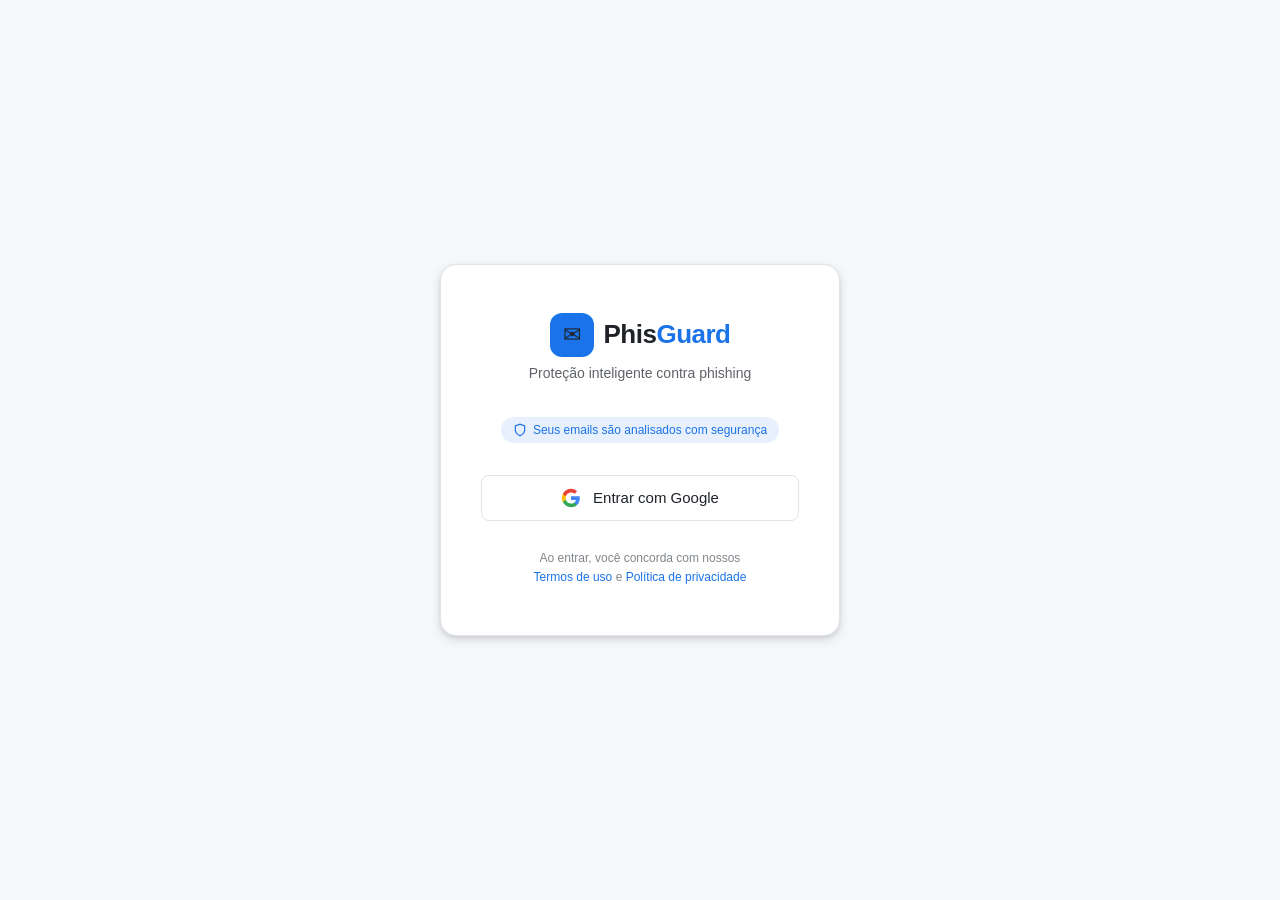
<file: demo/src/main/resources/static/index.html>
<!DOCTYPE html>
<html lang="pt-BR">
<head>
<meta charset="UTF-8">
<meta name="viewport" content="width=device-width, initial-scale=1.0">
<title>PhisGuard</title>
<link href="meu.css" rel="stylesheet">
</head>
<body>
<header>
  <button class="icon-btn" id="menuBtn" style="display:none;margin-left:8px;" title="Menu">
    <svg width="20" height="20" fill="none" stroke="currentColor" stroke-width="2" viewBox="0 0 24 24"><line x1="3" y1="6" x2="21" y2="6"/><line x1="3" y1="12" x2="21" y2="12"/><line x1="3" y1="18" x2="21" y2="18"/></svg>
  </button>
  <div class="header-logo">
    <div class="logo-icon">✉</div>
    <span class="logo-name">Phis<span>Guard</span></span>
  </div>
  <div class="header-search">
    <div class="search-wrap">
      <svg width="20" height="20" fill="none" stroke="currentColor" stroke-width="2" viewBox="0 0 24 24"><circle cx="11" cy="11" r="8"/><path d="m21 21-4.35-4.35"/></svg>
      <input type="text" class="search-input" placeholder="Pesquisar e-mails">
    </div>
  </div>
  <div class="header-actions">
    <button class="icon-btn" id="settingsBtn" title="Configurações">
      <svg width="20" height="20" fill="none" stroke="currentColor" stroke-width="2" viewBox="0 0 24 24"><circle cx="12" cy="12" r="3"/><path d="M19.4 15a1.65 1.65 0 0 0 .33 1.82l.06.06a2 2 0 0 1-2.83 2.83l-.06-.06a1.65 1.65 0 0 0-1.82-.33 1.65 1.65 0 0 0-1 1.51V21a2 2 0 0 1-4 0v-.09A1.65 1.65 0 0 0 9 19.4a1.65 1.65 0 0 0-1.82.33l-.06.06a2 2 0 0 1-2.83-2.83l.06-.06A1.65 1.65 0 0 0 4.68 15a1.65 1.65 0 0 0-1.51-1H3a2 2 0 0 1 0-4h.09A1.65 1.65 0 0 0 4.6 9a1.65 1.65 0 0 0-.33-1.82l-.06-.06a2 2 0 0 1 2.83-2.83l.06.06A1.65 1.65 0 0 0 9 4.68a1.65 1.65 0 0 0 1-1.51V3a2 2 0 0 1 4 0v.09a1.65 1.65 0 0 0 1 1.51 1.65 1.65 0 0 0 1.82-.33l.06-.06a2 2 0 0 1 2.83 2.83l-.06.06A1.65 1.65 0 0 0 19.4 9a1.65 1.65 0 0 0 1.51 1H21a2 2 0 0 1 0 4h-.09a1.65 1.65 0 0 0-1.51 1z"/></svg>
    </button>
    <div style="position:relative;">
      <div class="avatar" id="avatarBtn" title="Conta" style="cursor:pointer;">JD</div>
      <div id="accountDropdown" style="display:none;position:absolute;right:0;top:calc(100% + 8px);background:var(--surface);border:1px solid var(--border);border-radius:12px;padding:8px;min-width:220px;box-shadow:var(--shadow-md);z-index:999;">
        <div style="padding:8px 12px 12px;">
          <div id="dropdownNome" style="font-weight:600;font-size:14px;color:var(--text-primary)"></div>
          <div id="dropdownEmail" style="font-size:12px;color:var(--text-muted);margin-top:2px;"></div>
        </div>
        <div style="height:1px;background:var(--border);margin:0 4px 8px;"></div>
        <button id="trocarContaBtn" style="width:100%;text-align:left;padding:8px 12px;border-radius:8px;background:none;border:none;cursor:pointer;font-size:13px;color:var(--text-primary);display:flex;align-items:center;gap:8px;">
          <svg width="16" height="16" fill="none" stroke="currentColor" stroke-width="2" viewBox="0 0 24 24"><path d="M17 16l4-4m0 0l-4-4m4 4H7"/></svg>
          Trocar de conta
        </button>
        <button id="sairBtn" style="width:100%;text-align:left;padding:8px 12px;border-radius:8px;background:none;border:none;cursor:pointer;font-size:13px;color:var(--danger);display:flex;align-items:center;gap:8px;">
          <svg width="16" height="16" fill="none" stroke="currentColor" stroke-width="2" viewBox="0 0 24 24"><path d="M9 21H5a2 2 0 0 1-2-2V5a2 2 0 0 1 2-2h4"/><polyline points="16 17 21 12 16 7"/><line x1="21" y1="12" x2="9" y2="12"/></svg>
          Sair
        </button>
      </div>
    </div>
  </div>
</header>

<div class="app-body">
  <aside id="sidebar">
    <button class="compose-btn" id="composeBtn">
      <span class="compose-icon">
        <svg width="24" height="24" fill="none" stroke="currentColor" stroke-width="2" viewBox="0 0 24 24"><path d="M11 4H4a2 2 0 0 0-2 2v14a2 2 0 0 0 2 2h14a2 2 0 0 0 2-2v-7"/><path d="M18.5 2.5a2.121 2.121 0 0 1 3 3L12 15l-4 1 1-4 9.5-9.5z"/></svg>
      </span>
      Escrever
    </button>
    <nav>
      <div class="nav-item active" data-folder="inbox">
        <svg width="18" height="18" fill="none" stroke="currentColor" stroke-width="2" viewBox="0 0 24 24"><polyline points="22 12 16 12 14 15 10 15 8 12 2 12"/><path d="M5.45 5.11 2 12v6a2 2 0 0 0 2 2h16a2 2 0 0 0 2-2v-6l-3.45-6.89A2 2 0 0 0 16.76 4H7.24a2 2 0 0 0-1.79 1.11z"/></svg>
        Caixa de entrada
        <span class="nav-badge" style="display:none"></span>
      </div>
      <div class="nav-item" data-folder="starred">
        <svg width="18" height="18" fill="none" stroke="currentColor" stroke-width="2" viewBox="0 0 24 24"><polygon points="12 2 15.09 8.26 22 9.27 17 14.14 18.18 21.02 12 17.77 5.82 21.02 7 14.14 2 9.27 8.91 8.26 12 2"/></svg>
        Com estrela
        <span class="nav-badge" style="display:none"></span>
      </div>

      <div style="height:1px;background:var(--border);margin:8px 16px;"></div>
      <div style="padding:4px 16px;font-size:11px;font-weight:600;letter-spacing:.6px;text-transform:uppercase;color:var(--text-muted);">Classificação</div>

      <div class="nav-item" data-filter="FRAUDE">
        <svg width="18" height="18" fill="none" stroke="#c5221f" stroke-width="2" viewBox="0 0 24 24"><path d="M10.29 3.86L1.82 18a2 2 0 0 0 1.71 3h16.94a2 2 0 0 0 1.71-3L13.71 3.86a2 2 0 0 0-3.42 0z"/><line x1="12" y1="9" x2="12" y2="13"/><line x1="12" y1="17" x2="12.01" y2="17"/></svg>
        <span style="color:#c5221f;font-weight:500;">Fraude</span>
        <span class="nav-badge nav-badge-fraude" style="display:none;background:#fce8e6;color:#c5221f;border-radius:10px;padding:1px 6px;font-size:11px;"></span>
      </div>
      <div class="nav-item" data-filter="SUSPEITO">
        <svg width="18" height="18" fill="none" stroke="#e65100" stroke-width="2" viewBox="0 0 24 24"><circle cx="12" cy="12" r="10"/><line x1="12" y1="8" x2="12" y2="12"/><line x1="12" y1="16" x2="12.01" y2="16"/></svg>
        <span style="color:#e65100;font-weight:500;">Suspeito</span>
        <span class="nav-badge nav-badge-suspeito" style="display:none;background:#fff3e0;color:#e65100;border-radius:10px;padding:1px 6px;font-size:11px;"></span>
      </div>
      <div class="nav-item" data-filter="SEGURO">
        <svg width="18" height="18" fill="none" stroke="#1e8e3e" stroke-width="2" viewBox="0 0 24 24"><path d="M12 22s8-4 8-10V5l-8-3-8 3v7c0 6 8 10 8 10z"/></svg>
        <span style="color:#1e8e3e;font-weight:500;">Seguro</span>
        <span class="nav-badge nav-badge-seguro" style="display:none;background:#e6f4ea;color:#1e8e3e;border-radius:10px;padding:1px 6px;font-size:11px;"></span>
      </div>

      <div style="height:1px;background:var(--border);margin:8px 16px;"></div>

      <div class="nav-item nav-help" id="helpNavBtn">
        <svg width="20" height="20" fill="none" stroke="currentColor" stroke-width="2" viewBox="0 0 24 24"><circle cx="12" cy="12" r="10"/><path d="M9.09 9a3 3 0 0 1 5.83 1c0 2-3 3-3 3"/><path d="M12 17h.01"/></svg>
        Ajuda
      </div>
    </nav>
  </aside>

  <main>
    <div class="cat-tabs">
      <div class="cat-tab active">
        <svg width="16" height="16" fill="none" stroke="currentColor" stroke-width="2" viewBox="0 0 24 24"><polyline points="22 12 16 12 14 15 10 15 8 12 2 12"/><path d="M5.45 5.11 2 12v6a2 2 0 0 0 2 2h16a2 2 0 0 0 2-2v-6l-3.45-6.89A2 2 0 0 0 16.76 4H7.24a2 2 0 0 0-1.79 1.11z"/></svg>
        Principal
        <span class="cat-count">0</span>
      </div>
    </div>
    <div class="toolbar">
      <div class="checkbox" id="selectAll" title="Selecionar todos"></div>
      <button class="tb-btn" id="refreshBtn" title="Atualizar">
        <svg width="16" height="16" fill="none" stroke="currentColor" stroke-width="2" viewBox="0 0 24 24"><polyline points="23 4 23 10 17 10"/><polyline points="1 20 1 14 7 14"/><path d="M3.51 9a9 9 0 0 1 14.85-3.36L23 10M1 14l4.64 4.36A9 9 0 0 0 20.49 15"/></svg>
      </button>
      <div class="toolbar-divider"></div>
      <button class="tb-btn">
        <svg width="16" height="16" fill="none" stroke="currentColor" stroke-width="2" viewBox="0 0 24 24"><polyline points="3 6 5 6 21 6"/><path d="M19 6l-1 14a2 2 0 0 1-2 2H8a2 2 0 0 1-2-2L5 6"/></svg>
        Excluir
      </button>
      <div class="page-info">
        <span id="pageInfo">0 de 0</span>
        <button class="icon-btn" style="width:28px;height:28px;" title="Anterior">
          <svg width="16" height="16" fill="none" stroke="currentColor" stroke-width="2" viewBox="0 0 24 24"><polyline points="15 18 9 12 15 6"/></svg>
        </button>
        <button class="icon-btn" style="width:28px;height:28px;" title="Próximo">
          <svg width="16" height="16" fill="none" stroke="currentColor" stroke-width="2" viewBox="0 0 24 24"><polyline points="9 18 15 12 9 6"/></svg>
        </button>
      </div>
    </div>
    <div class="email-list" id="emailList"></div>
  </main>
</div>

<!-- EMAIL VIEWER -->
<div class="email-viewer" id="emailViewer">
  <div class="viewer-header">
    <div class="viewer-top">
      <button class="icon-btn" id="closeViewer">
        <svg width="18" height="18" fill="none" stroke="currentColor" stroke-width="2" viewBox="0 0 24 24"><line x1="19" y1="12" x2="5" y2="12"/><polyline points="12 19 5 12 12 5"/></svg>
      </button>
      <h2 class="viewer-title" id="viewerTitle"></h2>
      <button class="icon-btn" title="Com estrela">
        <svg width="18" height="18" fill="none" stroke="currentColor" stroke-width="2" viewBox="0 0 24 24"><polygon points="12 2 15.09 8.26 22 9.27 17 14.14 18.18 21.02 12 17.77 5.82 21.02 7 14.14 2 9.27 8.91 8.26 12 2"/></svg>
      </button>
      <button class="icon-btn" title="Arquivo">
        <svg width="18" height="18" fill="none" stroke="currentColor" stroke-width="2" viewBox="0 0 24 24"><path d="m3 9 9-7 9 7v11a2 2 0 0 1-2 2H5a2 2 0 0 1-2-2z"/></svg>
      </button>
      <button class="icon-btn" title="Excluir">
        <svg width="18" height="18" fill="none" stroke="currentColor" stroke-width="2" viewBox="0 0 24 24"><polyline points="3 6 5 6 21 6"/><path d="M19 6l-1 14a2 2 0 0 1-2 2H8a2 2 0 0 1-2-2L5 6"/></svg>
      </button>
    </div>
    <div class="viewer-meta">
      <div class="sender-avatar" id="viewerAvatar"></div>
      <div class="sender-info">
        <div class="sender-name" id="viewerSender"></div>
        <div class="sender-addr" id="viewerAddr"></div>
      </div>
      <div class="viewer-date" id="viewerDate"></div>
    </div>
  </div>
  <div class="viewer-body" id="viewerBody"></div>
  <div class="viewer-actions">
    <button class="btn-primary" id="replyBtn">
      <svg width="14" height="14" fill="none" stroke="currentColor" stroke-width="2" viewBox="0 0 24 24" style="display:inline;margin-right:6px;vertical-align:-1px"><polyline points="9 17 4 12 9 7"/><path d="M20 18v-2a4 4 0 0 0-4-4H4"/></svg>
      Responder
    </button>
    <button class="btn-secondary" id="forwardBtn">
      <svg width="14" height="14" fill="none" stroke="currentColor" stroke-width="2" viewBox="0 0 24 24" style="display:inline;margin-right:6px;vertical-align:-1px"><polyline points="15 17 20 12 15 7"/><path d="M4 18v-2a4 4 0 0 1 4-4h12"/></svg>
      Encaminhar
    </button>
  </div>
</div>

<!-- COMPOSE MODAL -->
<div class="compose-modal" id="composeModal">
  <div class="compose-header">
    <span class="compose-title">Nova mensagem</span>
    <button class="compose-header-btn" id="minimizeCompose" title="Minimizar">
      <svg width="16" height="16" fill="none" stroke="currentColor" stroke-width="2" viewBox="0 0 24 24"><line x1="5" y1="12" x2="19" y2="12"/></svg>
    </button>
    <button class="compose-header-btn" id="closeCompose" title="Fechar">
      <svg width="16" height="16" fill="none" stroke="currentColor" stroke-width="2" viewBox="0 0 24 24"><line x1="18" y1="6" x2="6" y2="18"/><line x1="6" y1="6" x2="18" y2="18"/></svg>
    </button>
  </div>
  <div class="compose-field"><label>Para</label><input type="text" id="composeTo"></div>
  <div class="compose-field"><label>Assunto</label><input type="text" id="composeSubject"></div>
  <textarea class="compose-body-area" id="composeBody"></textarea>
  <div class="compose-footer">
    <button class="compose-send-btn" id="sendBtn">Enviar</button>
    <button class="icon-btn" title="Anexar">
      <svg width="18" height="18" fill="none" stroke="currentColor" stroke-width="2" viewBox="0 0 24 24"><path d="m21.44 11.05-9.19 9.19a6 6 0 0 1-8.49-8.49l9.19-9.19a4 4 0 0 1 5.66 5.66l-9.2 9.19a2 2 0 0 1-2.83-2.83l8.49-8.48"/></svg>
    </button>
    <button class="icon-btn" style="margin-left:auto;color:var(--danger)" id="discardBtn" title="Excluir rascunho">
      <svg width="18" height="18" fill="none" stroke="currentColor" stroke-width="2" viewBox="0 0 24 24"><polyline points="3 6 5 6 21 6"/><path d="M19 6l-1 14a2 2 0 0 1-2 2H8a2 2 0 0 1-2-2L5 6"/></svg>
    </button>
  </div>
</div>

<div class="settings-overlay" id="settingsOverlay"></div>
<div class="settings-panel" id="settingsPanel">
  <div class="settings-header">
    <button class="icon-btn" id="closeSettings">
      <svg width="18" height="18" fill="none" stroke="currentColor" stroke-width="2" viewBox="0 0 24 24"><line x1="18" y1="6" x2="6" y2="18"/><line x1="6" y1="6" x2="18" y2="18"/></svg>
    </button>
    <h2>Configurações</h2>
  </div>
  <div class="settings-body">
    <div class="settings-section">
      <div class="settings-section-title">Aparência</div>
      <div class="settings-row">
        <div>
          <div class="settings-label">Modo escuro</div>
          <div class="settings-desc">Reduz o brilho para ambientes com pouca luz</div>
        </div>
        <label class="toggle"><input type="checkbox" id="darkToggle"><div class="toggle-track"></div></label>
      </div>
      <div class="settings-row" style="flex-direction:column;align-items:flex-start;gap:8px;">
        <div class="settings-label">Densidade</div>
        <div class="settings-desc">Altura das linhas na lista de e-mails</div>
        <div class="density-opts">
          <div class="density-opt" data-density="compact"><div class="density-opt-icon">▬▬▬</div>Compacta</div>
          <div class="density-opt active" data-density="default"><div class="density-opt-icon">▬▬</div>Padrão</div>
          <div class="density-opt" data-density="comfortable"><div class="density-opt-icon">▬</div>Espaçada</div>
        </div>
      </div>
    </div>
    <div class="settings-section">
      <div class="settings-section-title">Conta</div>
      <div class="settings-row" style="flex-direction:column;align-items:flex-start;gap:8px;">
        <div id="settingsAccountInfo" style="font-size:13px;color:var(--text-secondary);"></div>
        <button id="settingsTrocarConta" style="padding:8px 16px;border-radius:8px;border:1px solid var(--border);background:var(--surface);color:var(--text-primary);font-size:13px;cursor:pointer;display:flex;align-items:center;gap:8px;">
          <svg width="14" height="14" fill="none" stroke="currentColor" stroke-width="2" viewBox="0 0 24 24"><path d="M17 16l4-4m0 0l-4-4m4 4H7"/></svg>
          Trocar de conta
        </button>
        <button id="settingsSair" style="padding:8px 16px;border-radius:8px;border:1px solid var(--border);background:var(--surface);color:var(--danger);font-size:13px;cursor:pointer;display:flex;align-items:center;gap:8px;">
          <svg width="14" height="14" fill="none" stroke="currentColor" stroke-width="2" viewBox="0 0 24 24"><path d="M9 21H5a2 2 0 0 1-2-2V5a2 2 0 0 1 2-2h4"/><polyline points="16 17 21 12 16 7"/><line x1="21" y1="12" x2="9" y2="12"/></svg>
          Sair
        </button>
      </div>
    </div>
  </div>
  <div class="settings-footer">
    <button class="btn-settings-reset" id="resetSettings">Restaurar padrões</button>
    <button class="btn-settings-save" id="saveSettings">Salvar</button>
  </div>
</div>

<div class="settings-overlay" id="helpOverlay"></div>
<div class="settings-panel" id="helpPanel">
  <div class="settings-header">
    <button class="icon-btn" id="closeHelp">
      <svg width="18" height="18" fill="none" stroke="currentColor" stroke-width="2" viewBox="0 0 24 24"><line x1="18" y1="6" x2="6" y2="18"/><line x1="6" y1="6" x2="18" y2="18"/></svg>
    </button>
    <h2>Ajuda</h2>
  </div>
  <div class="settings-body">
    <div class="settings-section">
      <div class="settings-section-title" style="display:flex;align-items:center;gap:8px;">
        <svg width="16" height="16" fill="none" stroke="currentColor" stroke-width="2" viewBox="0 0 24 24"><path d="M12 22s8-4 8-10V5l-8-3-8 3v7c0 6 8 10 8 10z"/></svg>
        O que é Phishing?
      </div>
      <div style="font-size:13px;color:var(--text-secondary);line-height:1.7;display:flex;flex-direction:column;gap:12px;">
        <p>Phishing é uma técnica de golpe digital em que criminosos se passam por empresas, bancos ou pessoas de confiança para enganar você e roubar dados pessoais, senhas ou dinheiro.</p>
        <div style="background:var(--accent-light);border-left:3px solid var(--accent);border-radius:6px;padding:12px 14px;">
          <strong style="color:var(--accent);font-size:12px;text-transform:uppercase;letter-spacing:.5px;">Como identificar</strong>
          <ul style="margin:8px 0 0;padding-left:16px;display:flex;flex-direction:column;gap:6px;">
            <li>Remetente com domínio suspeito ou diferente da empresa real</li>
            <li>Linguagem de urgência: "sua conta será bloqueada", "aja agora"</li>
            <li>Links que levam a sites diferentes do esperado</li>
            <li>Solicitação de senha, CPF ou dados bancários por e-mail</li>
            <li>Erros de português ou formatação estranha</li>
          </ul>
        </div>
        <div style="background:var(--hover-bg);border-radius:6px;padding:12px 14px;">
          <strong style="font-size:12px;color:var(--text-primary);text-transform:uppercase;letter-spacing:.5px;">Como o PhishGuard te protege</strong>
          <ul style="margin:8px 0 0;padding-left:16px;display:flex;flex-direction:column;gap:6px;">
            <li>Analisa automaticamente cada email recebido</li>
            <li>Verifica links contra bases de URLs maliciosas</li>
            <li>Usa inteligência artificial para detectar padrões de fraude</li>
            <li>Classifica emails como <strong>Seguro</strong>, <strong>Suspeito</strong> ou <strong>Possível fraude</strong></li>
          </ul>
        </div>
        <div style="background:#fff8e1;border-radius:6px;padding:12px 14px;border-left:3px solid #fbbc04;">
          <strong style="font-size:12px;color:#b06000;text-transform:uppercase;letter-spacing:.5px;">⚠ Dica importante</strong>
          <p style="margin:6px 0 0;">Nunca clique em links ou baixe anexos de emails classificados como suspeitos ou fraude. Em caso de dúvida, acesse o site da empresa diretamente pelo navegador.</p>
        </div>
      </div>
    </div>
  </div>
  <div class="settings-footer" style="justify-content:flex-end;">
    <button class="btn-settings-save" id="closeHelpBtn">Entendido</button>
  </div>
</div>

<div class="sidebar-overlay" id="sidebarOverlay"></div>
<script src="script.js"></script>
</body>
</html>
</file>
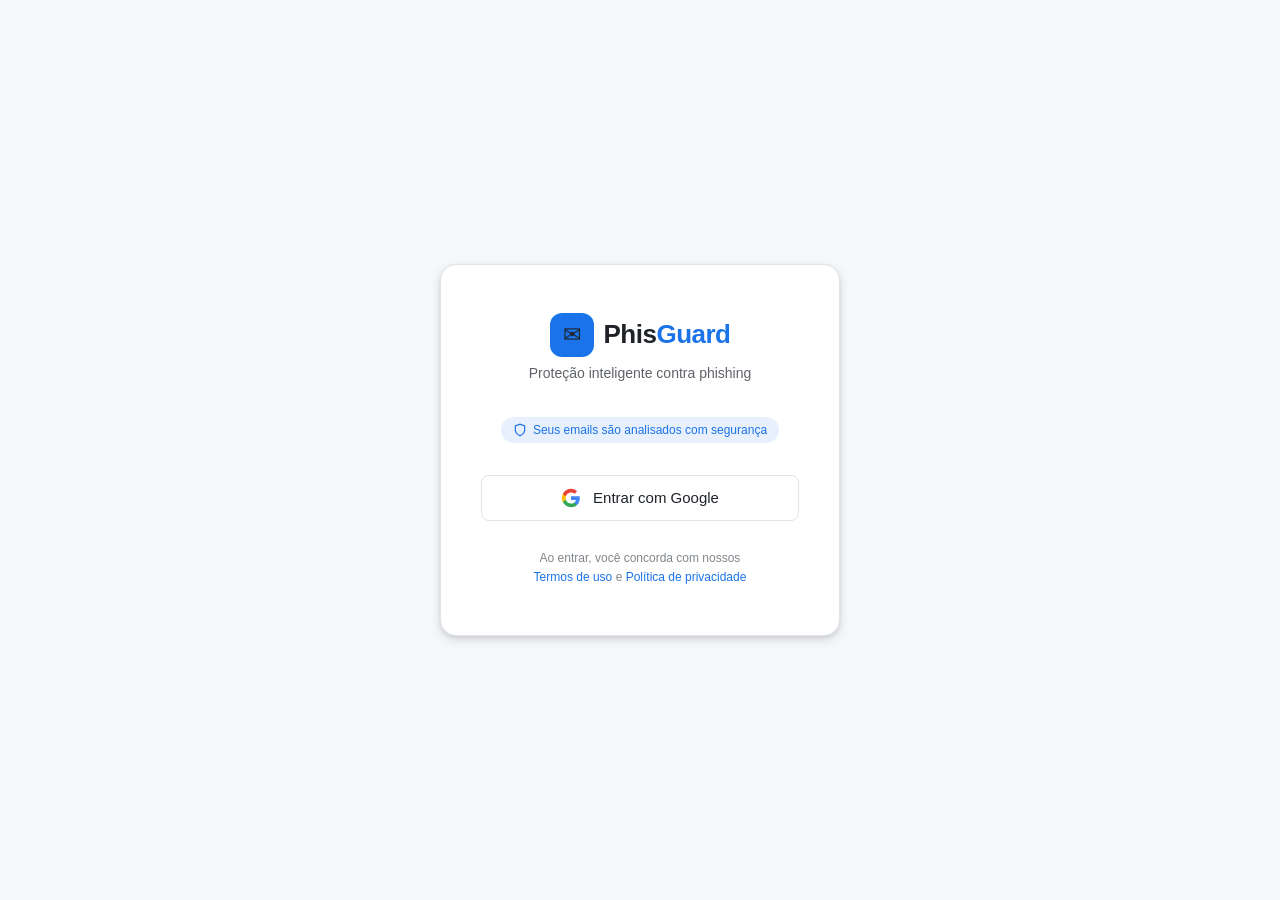
<file: demo/src/main/resources/static/frontend/index.html>
<!DOCTYPE html>
<html lang="pt-BR">
<head>
<meta charset="UTF-8">
<meta name="viewport" content="width=device-width, initial-scale=1.0">
<title>PhisGuard</title>
<link href="meu.css" rel="stylesheet">
</head>
<body>
<header>
  <div class="header-logo">
    <div class="logo-icon">✉</div>
    <span class="logo-name">Phis<span>Guard</span></span>
  </div>
  <div class="header-search">
    <div class="search-wrap">
      <svg width="20" height="20" fill="none" stroke="currentColor" stroke-width="2" viewBox="0 0 24 24"><circle cx="11" cy="11" r="8"/><path d="m21 21-4.35-4.35"/></svg>
      <input type="text" class="search-input" placeholder="Pesquisar e-mails">
    </div>
  </div>
  <div class="header-actions">
    <button class="icon-btn" title="Ajuda">
      <svg width="20" height="20" fill="none" stroke="currentColor" stroke-width="2" viewBox="0 0 24 24"><circle cx="12" cy="12" r="10"/><path d="M9.09 9a3 3 0 0 1 5.83 1c0 2-3 3-3 3"/><path d="M12 17h.01"/></svg>
    </button>
    <button class="icon-btn" id="settingsBtn" title="Configurações">
      <svg width="20" height="20" fill="none" stroke="currentColor" stroke-width="2" viewBox="0 0 24 24"><circle cx="12" cy="12" r="3"/><path d="M19.4 15a1.65 1.65 0 0 0 .33 1.82l.06.06a2 2 0 0 1-2.83 2.83l-.06-.06a1.65 1.65 0 0 0-1.82-.33 1.65 1.65 0 0 0-1 1.51V21a2 2 0 0 1-4 0v-.09A1.65 1.65 0 0 0 9 19.4a1.65 1.65 0 0 0-1.82.33l-.06.06a2 2 0 0 1-2.83-2.83l.06-.06A1.65 1.65 0 0 0 4.68 15a1.65 1.65 0 0 0-1.51-1H3a2 2 0 0 1 0-4h.09A1.65 1.65 0 0 0 4.6 9a1.65 1.65 0 0 0-.33-1.82l-.06-.06a2 2 0 0 1 2.83-2.83l.06.06A1.65 1.65 0 0 0 9 4.68a1.65 1.65 0 0 0 1-1.51V3a2 2 0 0 1 4 0v.09a1.65 1.65 0 0 0 1 1.51 1.65 1.65 0 0 0 1.82-.33l.06-.06a2 2 0 0 1 2.83 2.83l-.06.06A1.65 1.65 0 0 0 19.4 9a1.65 1.65 0 0 0 1.51 1H21a2 2 0 0 1 0 4h-.09a1.65 1.65 0 0 0-1.51 1z"/></svg>
    </button>
    <div class="avatar" title="Conta">JD</div>
  </div>
</header>

<!-- BODY -->
<div class="app-body">

  <!-- SIDEBAR -->
  <aside>
    <button class="compose-btn" id="composeBtn">
      <span class="compose-icon">
        <svg width="24" height="24" fill="none" stroke="currentColor" stroke-width="2" viewBox="0 0 24 24"><path d="M11 4H4a2 2 0 0 0-2 2v14a2 2 0 0 0 2 2h14a2 2 0 0 0 2-2v-7"/><path d="M18.5 2.5a2.121 2.121 0 0 1 3 3L12 15l-4 1 1-4 9.5-9.5z"/></svg>
      </span>
      Escrever
    </button>
    <nav>
      <div class="nav-item active" data-folder="inbox">
        <svg width="18" height="18" fill="none" stroke="currentColor" stroke-width="2" viewBox="0 0 24 24"><polyline points="22 12 16 12 14 15 10 15 8 12 2 12"/><path d="M5.45 5.11 2 12v6a2 2 0 0 0 2 2h16a2 2 0 0 0 2-2v-6l-3.45-6.89A2 2 0 0 0 16.76 4H7.24a2 2 0 0 0-1.79 1.11z"/></svg>
        Caixa de entrada
        <span class="nav-badge">24</span>
      </div>
      <div class="nav-item" data-folder="starred">
        <svg width="18" height="18" fill="none" stroke="currentColor" stroke-width="2" viewBox="0 0 24 24"><polygon points="12 2 15.09 8.26 22 9.27 17 14.14 18.18 21.02 12 17.77 5.82 21.02 7 14.14 2 9.27 8.91 8.26 12 2"/></svg>
        Com estrela
        <span class="nav-badge">3</span>
      </div>
      <div class="nav-item" data-folder="sent">
        <svg width="18" height="18" fill="none" stroke="currentColor" stroke-width="2" viewBox="0 0 24 24"><line x1="22" y1="2" x2="11" y2="13"/><polygon points="22 2 15 22 11 13 2 9 22 2"/></svg>
        Enviados
      </div>
      <div class="nav-item" data-folder="drafts">
        <svg width="18" height="18" fill="none" stroke="currentColor" stroke-width="2" viewBox="0 0 24 24"><path d="M14 2H6a2 2 0 0 0-2 2v16a2 2 0 0 0 2 2h12a2 2 0 0 0 2-2V8z"/><polyline points="14 2 14 8 20 8"/></svg>
        Rascunhos
        <span class="nav-badge">2</span>
      </div>
    </nav>
  </aside>

  <!-- MAIN -->
  <main>
    <!-- TABS -->
    <div class="cat-tabs">
      <div class="cat-tab active">
        <svg width="16" height="16" fill="none" stroke="currentColor" stroke-width="2" viewBox="0 0 24 24"><polyline points="22 12 16 12 14 15 10 15 8 12 2 12"/><path d="M5.45 5.11 2 12v6a2 2 0 0 0 2 2h16a2 2 0 0 0 2-2v-6l-3.45-6.89A2 2 0 0 0 16.76 4H7.24a2 2 0 0 0-1.79 1.11z"/></svg>
        Principal
        <span class="cat-count">24</span>
      </div>
    </div>

    <!-- TOOLBAR -->
    <div class="toolbar">
      <div class="checkbox" id="selectAll" title="Selecionar todos"></div>
      <button class="tb-btn" id="refreshBtn" title="Atualizar">
        <svg width="16" height="16" fill="none" stroke="currentColor" stroke-width="2" viewBox="0 0 24 24"><polyline points="23 4 23 10 17 10"/><polyline points="1 20 1 14 7 14"/><path d="M3.51 9a9 9 0 0 1 14.85-3.36L23 10M1 14l4.64 4.36A9 9 0 0 0 20.49 15"/></svg>
      </button>
      <div class="toolbar-divider"></div>
      <button class="tb-btn">
        <svg width="16" height="16" fill="none" stroke="currentColor" stroke-width="2" viewBox="0 0 24 24"><polyline points="3 6 5 6 21 6"/><path d="M19 6l-1 14a2 2 0 0 1-2 2H8a2 2 0 0 1-2-2L5 6"/></svg>
        Excluir
      </button>
      <button class="tb-btn">
        <svg width="16" height="16" fill="none" stroke="currentColor" stroke-width="2" viewBox="0 0 24 24"><circle cx="12" cy="12" r="10"/><line x1="4.93" y1="4.93" x2="19.07" y2="19.07"/></svg>
        Spam
      </button>
      <button class="tb-btn">
        <svg width="16" height="16" fill="none" stroke="currentColor" stroke-width="2" viewBox="0 0 24 24"><path d="m3 9 9-7 9 7v11a2 2 0 0 1-2 2H5a2 2 0 0 1-2-2z"/><polyline points="9 22 9 12 15 12 15 22"/></svg>
        Arquivo
      </button>
      <div class="toolbar-divider"></div>
      <button class="tb-btn">
        <svg width="16" height="16" fill="none" stroke="currentColor" stroke-width="2" viewBox="0 0 24 24"><line x1="3" y1="6" x2="21" y2="6"/><line x1="3" y1="12" x2="21" y2="12"/><line x1="3" y1="18" x2="21" y2="18"/></svg>
        Filtrar
      </button>
      <div class="page-info">
        <span id="pageInfo">1–10 de 1.847</span>
        <button class="icon-btn" style="width:28px;height:28px;" title="Anterior">
          <svg width="16" height="16" fill="none" stroke="currentColor" stroke-width="2" viewBox="0 0 24 24"><polyline points="15 18 9 12 15 6"/></svg>
        </button>
        <button class="icon-btn" style="width:28px;height:28px;" title="Próximo">
          <svg width="16" height="16" fill="none" stroke="currentColor" stroke-width="2" viewBox="0 0 24 24"><polyline points="9 18 15 12 9 6"/></svg>
        </button>
      </div>
    </div>

    <!-- EMAIL LIST -->
    <div class="email-list" id="emailList"></div>
  </main>
</div>

<!-- EMAIL VIEWER -->
<div class="email-viewer" id="emailViewer">
  <div class="viewer-header">
    <div class="viewer-top">
      <button class="icon-btn" id="closeViewer">
        <svg width="18" height="18" fill="none" stroke="currentColor" stroke-width="2" viewBox="0 0 24 24"><line x1="19" y1="12" x2="5" y2="12"/><polyline points="12 19 5 12 12 5"/></svg>
      </button>
      <h2 class="viewer-title" id="viewerTitle"></h2>
      <button class="icon-btn" title="Com estrela">
        <svg width="18" height="18" fill="none" stroke="currentColor" stroke-width="2" viewBox="0 0 24 24"><polygon points="12 2 15.09 8.26 22 9.27 17 14.14 18.18 21.02 12 17.77 5.82 21.02 7 14.14 2 9.27 8.91 8.26 12 2"/></svg>
      </button>
      <button class="icon-btn" title="Arquivo">
        <svg width="18" height="18" fill="none" stroke="currentColor" stroke-width="2" viewBox="0 0 24 24"><path d="m3 9 9-7 9 7v11a2 2 0 0 1-2 2H5a2 2 0 0 1-2-2z"/></svg>
      </button>
      <button class="icon-btn" title="Excluir">
        <svg width="18" height="18" fill="none" stroke="currentColor" stroke-width="2" viewBox="0 0 24 24"><polyline points="3 6 5 6 21 6"/><path d="M19 6l-1 14a2 2 0 0 1-2 2H8a2 2 0 0 1-2-2L5 6"/></svg>
      </button>
    </div>
    <div class="viewer-meta">
      <div class="sender-avatar" id="viewerAvatar"></div>
      <div class="sender-info">
        <div class="sender-name" id="viewerSender"></div>
        <div class="sender-addr" id="viewerAddr"></div>
      </div>
      <div class="viewer-date" id="viewerDate"></div>
    </div>
  </div>
  <div class="viewer-body" id="viewerBody"></div>
  <div class="viewer-actions">
    <button class="btn-primary" id="replyBtn">
      <svg width="14" height="14" fill="none" stroke="currentColor" stroke-width="2" viewBox="0 0 24 24" style="display:inline;margin-right:6px;vertical-align:-1px"><polyline points="9 17 4 12 9 7"/><path d="M20 18v-2a4 4 0 0 0-4-4H4"/></svg>
      Responder
    </button>
    <button class="btn-secondary" id="forwardBtn">
      <svg width="14" height="14" fill="none" stroke="currentColor" stroke-width="2" viewBox="0 0 24 24" style="display:inline;margin-right:6px;vertical-align:-1px"><polyline points="15 17 20 12 15 7"/><path d="M4 18v-2a4 4 0 0 1 4-4h12"/></svg>
      Encaminhar
    </button>
  </div>
</div>

<!-- COMPOSE MODAL -->
<div class="compose-modal" id="composeModal">
  <div class="compose-header">
    <span class="compose-title">Nova mensagem</span>
    <button class="compose-header-btn" id="minimizeCompose" title="Minimizar">
      <svg width="16" height="16" fill="none" stroke="currentColor" stroke-width="2" viewBox="0 0 24 24"><line x1="5" y1="12" x2="19" y2="12"/></svg>
    </button>
    <button class="compose-header-btn" id="closeCompose" title="Fechar">
      <svg width="16" height="16" fill="none" stroke="currentColor" stroke-width="2" viewBox="0 0 24 24"><line x1="18" y1="6" x2="6" y2="18"/><line x1="6" y1="6" x2="18" y2="18"/></svg>
    </button>
  </div>
  <div class="compose-field">
    <label>Para</label>
    <input type="text" id="composeTo">
  </div>
  <div class="compose-field">
    <label>Assunto</label>
    <input type="text" id="composeSubject">
  </div>
  <textarea class="compose-body-area" id="composeBody"></textarea>
  <div class="compose-footer">
    <button class="compose-send-btn" id="sendBtn">Enviar</button>
    <button class="icon-btn" title="Anexar">
      <svg width="18" height="18" fill="none" stroke="currentColor" stroke-width="2" viewBox="0 0 24 24"><path d="m21.44 11.05-9.19 9.19a6 6 0 0 1-8.49-8.49l9.19-9.19a4 4 0 0 1 5.66 5.66l-9.2 9.19a2 2 0 0 1-2.83-2.83l8.49-8.48"/></svg>
    </button>
    <button class="icon-btn" style="margin-left:auto;color:var(--danger)" id="discardBtn" title="Excluir rascunho">
      <svg width="18" height="18" fill="none" stroke="currentColor" stroke-width="2" viewBox="0 0 24 24"><polyline points="3 6 5 6 21 6"/><path d="M19 6l-1 14a2 2 0 0 1-2 2H8a2 2 0 0 1-2-2L5 6"/></svg>
    </button>
  </div>
</div>

<!-- SETTINGS OVERLAY -->
<div class="settings-overlay" id="settingsOverlay"></div>

<!-- SETTINGS PANEL -->
<div class="settings-panel" id="settingsPanel">
  <div class="settings-header">
    <button class="icon-btn" id="closeSettings">
      <svg width="18" height="18" fill="none" stroke="currentColor" stroke-width="2" viewBox="0 0 24 24"><line x1="18" y1="6" x2="6" y2="18"/><line x1="6" y1="6" x2="18" y2="18"/></svg>
    </button>
    <h2>Configurações</h2>
  </div>

  <div class="settings-body">

    <!-- Aparência -->
    <div class="settings-section">
      <div class="settings-section-title">Aparência</div>

      <div class="settings-row">
        <div>
          <div class="settings-label">Modo escuro</div>
          <div class="settings-desc">Reduz o brilho para ambientes com pouca luz</div>
        </div>
        <label class="toggle">
          <input type="checkbox" id="darkToggle">
          <div class="toggle-track"></div>
        </label>
      </div>

      <div class="settings-row" style="flex-direction:column;align-items:flex-start;gap:4px;">
        <div class="settings-label">Tamanho da fonte</div>
        <div class="settings-desc">Arraste para ajustar o tamanho do texto</div>
        <input type="range" class="font-slider" id="fontSlider" min="12" max="18" step="1" value="14">
        <div class="font-size-labels">
          <span>Pequeno</span><span>Médio</span><span>Grande</span>
        </div>
        <div class="font-size-preview" id="fontPreview">
          Prévia do tamanho de fonte selecionado. Assim o texto vai aparecer nos e-mails.
        </div>
      </div>

      <div class="settings-row" style="flex-direction:column;align-items:flex-start;gap:8px;">
        <div class="settings-label">Densidade</div>
        <div class="settings-desc">Altura das linhas na lista de e-mails</div>
        <div class="density-opts">
          <div class="density-opt" data-density="compact">
            <div class="density-opt-icon">▬▬▬</div>
            Compacta
          </div>
          <div class="density-opt active" data-density="default">
            <div class="density-opt-icon">▬▬</div>
            Padrão
          </div>
          <div class="density-opt" data-density="comfortable">
            <div class="density-opt-icon">▬</div>
            Espaçada
          </div>
        </div>
      </div>
    </div>

    <!-- Cor de destaque -->
    <div class="settings-section">
      <div class="settings-section-title">Cor de destaque</div>
      <div class="settings-row" style="flex-direction:column;align-items:flex-start;gap:10px;">
        <div class="settings-desc">Cor usada em botões, links e itens ativos</div>
        <div class="color-opts" id="colorOpts">
          <div class="color-swatch active" data-color="#1a73e8" style="background:#1a73e8" title="Azul"></div>
          <div class="color-swatch" data-color="#1e8e3e" style="background:#1e8e3e" title="Verde"></div>
          <div class="color-swatch" data-color="#9c27b0" style="background:#9c27b0" title="Roxo"></div>
          <div class="color-swatch" data-color="#ea4335" style="background:#ea4335" title="Vermelho"></div>
          <div class="color-swatch" data-color="#f6bf26" style="background:#f6bf26" title="Amarelo"></div>
          <div class="color-swatch" data-color="#00bcd4" style="background:#00bcd4" title="Ciano"></div>
          <div class="color-swatch" data-color="#ff5722" style="background:#ff5722" title="Laranja"></div>
          <div class="color-swatch" data-color="#607d8b" style="background:#607d8b" title="Cinza"></div>
        </div>
      </div>
    </div>

    <!-- Leitura -->
    <div class="settings-section">
      <div class="settings-section-title">Leitura</div>

      <div class="settings-row">
        <div>
          <div class="settings-label">Marcar como lido automaticamente</div>
          <div class="settings-desc">Ao abrir um e-mail, marca como lido</div>
        </div>
        <label class="toggle">
          <input type="checkbox" id="autoReadToggle" checked>
          <div class="toggle-track"></div>
        </label>
      </div>

      <div class="settings-row">
        <div>
          <div class="settings-label">Painel de leitura</div>
          <div class="settings-desc">Exibe o e-mail aberto ao lado da lista</div>
        </div>
        <label class="toggle">
          <input type="checkbox" id="readingPaneToggle" checked>
          <div class="toggle-track"></div>
        </label>
      </div>
    </div>

    <!-- Notificações -->
    <div class="settings-section">
      <div class="settings-section-title">Notificações</div>

      <div class="settings-row">
        <div>
          <div class="settings-label">Notificações do navegador</div>
          <div class="settings-desc">Alertas para novos e-mails importantes</div>
        </div>
        <label class="toggle">
          <input type="checkbox" id="notifToggle">
          <div class="toggle-track"></div>
        </label>
      </div>

      <div class="settings-row">
        <div>
          <div class="settings-label">Som de notificação</div>
          <div class="settings-desc">Reproduz um som ao receber e-mails</div>
        </div>
        <label class="toggle">
          <input type="checkbox" id="soundToggle">
          <div class="toggle-track"></div>
        </label>
      </div>
    </div>

  </div><!-- /settings-body -->

  <div class="settings-footer">
    <button class="btn-settings-reset" id="resetSettings">Restaurar padrões</button>
    <button class="btn-settings-save" id="saveSettings">Salvar</button>
    <script src="script.js"></script>
  </div>
</div>
</body>
</html>
</file>
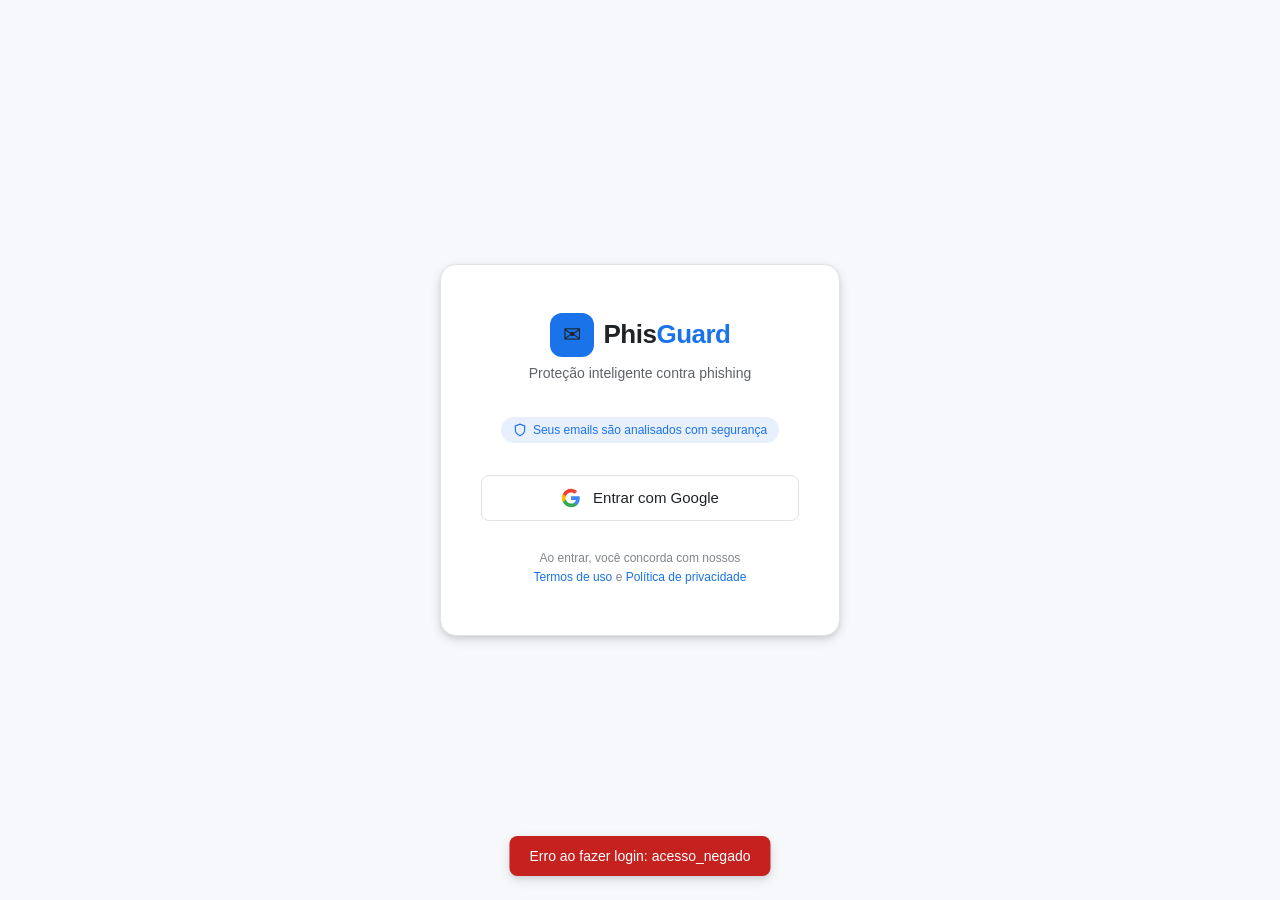
<file: demo/src/main/resources/static/callback.html>
<!DOCTYPE html>
<html lang="pt-BR">
<head>
  <meta charset="UTF-8">
  <title>Autenticando...</title>
  <style>
    body {
      min-height: 100vh;
      display: flex;
      align-items: center;
      justify-content: center;
      background: #0f1117;
      font-family: 'DM Sans', sans-serif;
    }
    .msg {
      display: flex;
      flex-direction: column;
      align-items: center;
      gap: 16px;
      font-size: 15px;
      color: #8a8f98;
    }
    .spinner {
      width: 32px;
      height: 32px;
      border: 3px solid #2a2d35;
      border-top-color: #1a73e8;
      border-radius: 50%;
      animation: spin 0.7s linear infinite;
    }
    @keyframes spin { to { transform: rotate(360deg); } }
  </style>
</head>
<body>
  <div class="msg">
    <div class="spinner"></div>
    <span>Autenticando com Google...</span>
  </div>

  <script>
    const params = new URLSearchParams(window.location.search);
    const code   = params.get('code');
    const error  = params.get('error');

    if (error || !code) {
      window.location.href = 'login.html?erro=' + (error || 'acesso_negado');
    } else {
      fetch('https://a3-74um.onrender.com/auth/google', {
        method: 'POST',
        headers: { 'Content-Type': 'application/json' },
        body: JSON.stringify({ code })
      })
      .then(res => res.json())
      .then(data => {
        if (data.token) {
          localStorage.setItem('phishguard_token', data.token);
          localStorage.setItem('phishguard_email', data.email);
          localStorage.setItem('phishguard_nome',  data.nome);
          window.location.href = 'index.html';
        } else {
          window.location.href = 'login.html?erro=' + (data.erro || 'erro_auth');
        }
      })
      .catch(() => {
        window.location.href = 'login.html?erro=erro_servidor';
      });
    }
  </script>
</body>
</html>
</file>
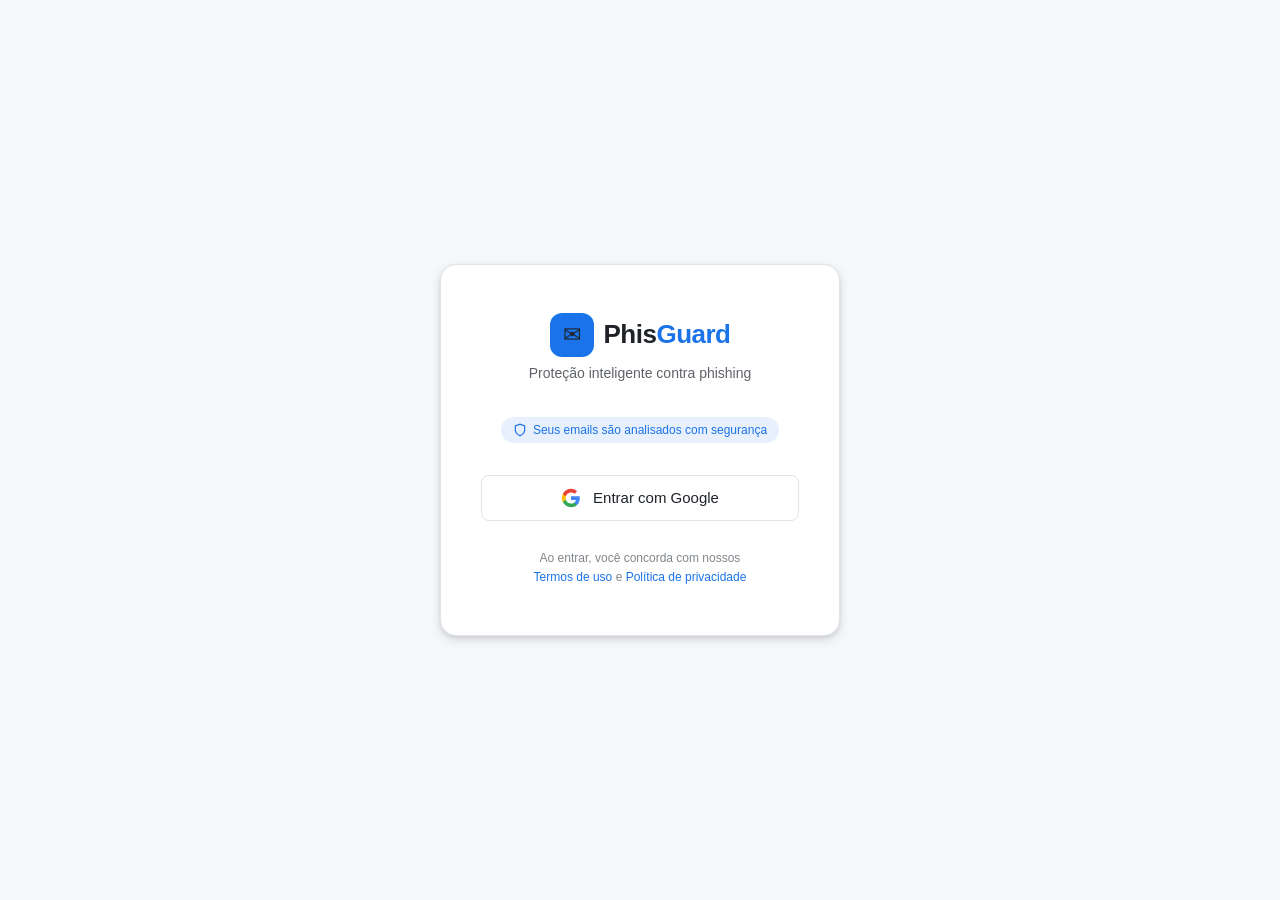
<file: demo/src/main/resources/static/login.html>
<!DOCTYPE html>
<html lang="pt-BR">
<head>
<meta charset="UTF-8">
<meta name="viewport" content="width=device-width, initial-scale=1.0">
<title>PhishGuard — Login</title>
<link href="meu.css" rel="stylesheet">
<style>
  .login-page {
    min-height: 100vh;
    display: flex;
    align-items: center;
    justify-content: center;
    background: var(--bg);
  }

  .login-card {
    background: var(--surface);
    border: 1px solid var(--border);
    border-radius: 16px;
    padding: 48px 40px;
    width: 100%;
    max-width: 400px;
    box-shadow: var(--shadow-md);
    display: flex;
    flex-direction: column;
    align-items: center;
    gap: 0;
  }

  .login-logo {
    display: flex;
    align-items: center;
    gap: 10px;
    margin-bottom: 8px;
  }

  .login-logo-icon {
    width: 44px;
    height: 44px;
    background: var(--accent);
    border-radius: 12px;
    display: flex;
    align-items: center;
    justify-content: center;
    font-size: 22px;
  }

  .login-logo-name {
    font-size: 26px;
    font-weight: 700;
    color: var(--text-primary);
    letter-spacing: -0.5px;
  }

  .login-logo-name span {
    color: var(--accent);
  }

  .login-subtitle {
    font-size: 14px;
    color: var(--text-secondary);
    margin-bottom: 36px;
    text-align: center;
  }

  .login-divider {
    width: 100%;
    height: 1px;
    background: var(--border);
    margin: 28px 0;
  }

  .btn-google {
    width: 100%;
    display: flex;
    align-items: center;
    justify-content: center;
    gap: 12px;
    padding: 12px 20px;
    border: 1px solid var(--border);
    border-radius: 8px;
    background: var(--surface);
    color: var(--text-primary);
    font-size: 15px;
    font-weight: 500;
    cursor: pointer;
    transition: background var(--transition), box-shadow var(--transition);
    text-decoration: none;
  }

  .btn-google:hover {
    background: var(--hover-bg);
    box-shadow: var(--shadow-sm);
  }

  .btn-google:active {
    transform: scale(0.99);
  }

  .google-icon {
    width: 20px;
    height: 20px;
    flex-shrink: 0;
  }

  .login-footer {
    font-size: 12px;
    color: var(--text-muted);
    text-align: center;
    margin-top: 28px;
    line-height: 1.6;
  }

  .login-footer a {
    color: var(--accent);
    text-decoration: none;
  }

  .login-footer a:hover {
    text-decoration: underline;
  }

  .login-badge {
    display: flex;
    align-items: center;
    gap: 6px;
    background: var(--accent-light);
    color: var(--accent);
    font-size: 12px;
    font-weight: 500;
    padding: 6px 12px;
    border-radius: 20px;
    margin-bottom: 32px;
  }

  .login-badge svg {
    flex-shrink: 0;
  }

  /* Toast de erro */
  .toast {
    display: none;
    position: fixed;
    bottom: 24px;
    left: 50%;
    transform: translateX(-50%);
    background: #c5221f;
    color: #fff;
    font-size: 14px;
    padding: 12px 20px;
    border-radius: 8px;
    box-shadow: var(--shadow-md);
    z-index: 9999;
    white-space: nowrap;
  }

  .toast.show { display: block; }

  /* Loading state */
  .btn-google.loading {
    opacity: 0.7;
    pointer-events: none;
  }

  .spinner {
    width: 18px;
    height: 18px;
    border: 2px solid var(--border);
    border-top-color: var(--accent);
    border-radius: 50%;
    animation: spin 0.7s linear infinite;
    flex-shrink: 0;
  }

  @keyframes spin { to { transform: rotate(360deg); } }
</style>
</head>
<body>

<div class="login-page">
  <div class="login-card">

    <div class="login-logo">
      <div class="login-logo-icon">✉</div>
      <span class="login-logo-name">Phis<span>Guard</span></span>
    </div>

    <p class="login-subtitle">Proteção inteligente contra phishing</p>

    <div class="login-badge">
      <svg width="14" height="14" fill="none" stroke="currentColor" stroke-width="2" viewBox="0 0 24 24">
        <path d="M12 22s8-4 8-10V5l-8-3-8 3v7c0 6 8 10 8 10z"/>
      </svg>
      Seus emails são analisados com segurança
    </div>

    <button class="btn-google" id="loginBtn" onclick="loginComGoogle()">
      <svg class="google-icon" viewBox="0 0 24 24" xmlns="http://www.w3.org/2000/svg">
        <path d="M22.56 12.25c0-.78-.07-1.53-.2-2.25H12v4.26h5.92c-.26 1.37-1.04 2.53-2.21 3.31v2.77h3.57c2.08-1.92 3.28-4.74 3.28-8.09z" fill="#4285F4"/>
        <path d="M12 23c2.97 0 5.46-.98 7.28-2.66l-3.57-2.77c-.98.66-2.23 1.06-3.71 1.06-2.86 0-5.29-1.93-6.16-4.53H2.18v2.84C3.99 20.53 7.7 23 12 23z" fill="#34A853"/>
        <path d="M5.84 14.09c-.22-.66-.35-1.36-.35-2.09s.13-1.43.35-2.09V7.07H2.18C1.43 8.55 1 10.22 1 12s.43 3.45 1.18 4.93l2.85-2.22.81-.62z" fill="#FBBC05"/>
        <path d="M12 5.38c1.62 0 3.06.56 4.21 1.64l3.15-3.15C17.45 2.09 14.97 1 12 1 7.7 1 3.99 3.47 2.18 7.07l3.66 2.84c.87-2.6 3.3-4.53 6.16-4.53z" fill="#EA4335"/>
      </svg>
      <span id="btnText">Entrar com Google</span>
    </button>

    <div class="login-footer">
      Ao entrar, você concorda com nossos<br>
      <a href="#">Termos de uso</a> e <a href="#">Política de privacidade</a>
    </div>

  </div>
</div>

<div class="toast" id="toast"></div>

<script>
  const API = 'https://a3-74um.onrender.com';

  if (localStorage.getItem('phishguard_token')) {
    window.location.href = 'index.html';
  }

  // Mostra erro vindo do callback
  const erroParam = new URLSearchParams(window.location.search).get('erro');
  if (erroParam) mostrarToast('Erro ao fazer login: ' + erroParam);

  function loginComGoogle() {
    const btn = document.getElementById('loginBtn');
    btn.classList.add('loading');
    btn.innerHTML = `<div class="spinner"></div><span>Conectando...</span>`;

    const clientId    = '14781768095-jppqe6ahirnn55egh3lad3pp0bdjhkl8.apps.googleusercontent.com';
    const redirectUri = encodeURIComponent('https://a3-74um.onrender.com/callback.html');
    const scope = encodeURIComponent(
  'https://www.googleapis.com/auth/gmail.readonly ' +
  'https://www.googleapis.com/auth/gmail.send ' +
  'email profile'
);
    const url = `https://accounts.google.com/o/oauth2/v2/auth`
              + `?client_id=${clientId}`
              + `&redirect_uri=${redirectUri}`
              + `&response_type=code`
              + `&scope=${scope}`
              + `&access_type=offline`
              + `&prompt=consent`;

    // Redireciona a página inteira, sem popup
    window.location.href = url;
  }

  function mostrarToast(msg) {
    const toast = document.getElementById('toast');
    toast.textContent = msg;
    toast.classList.add('show');
    setTimeout(() => toast.classList.remove('show'), 4000);
  }
</script>

</body>
</html>
</file>
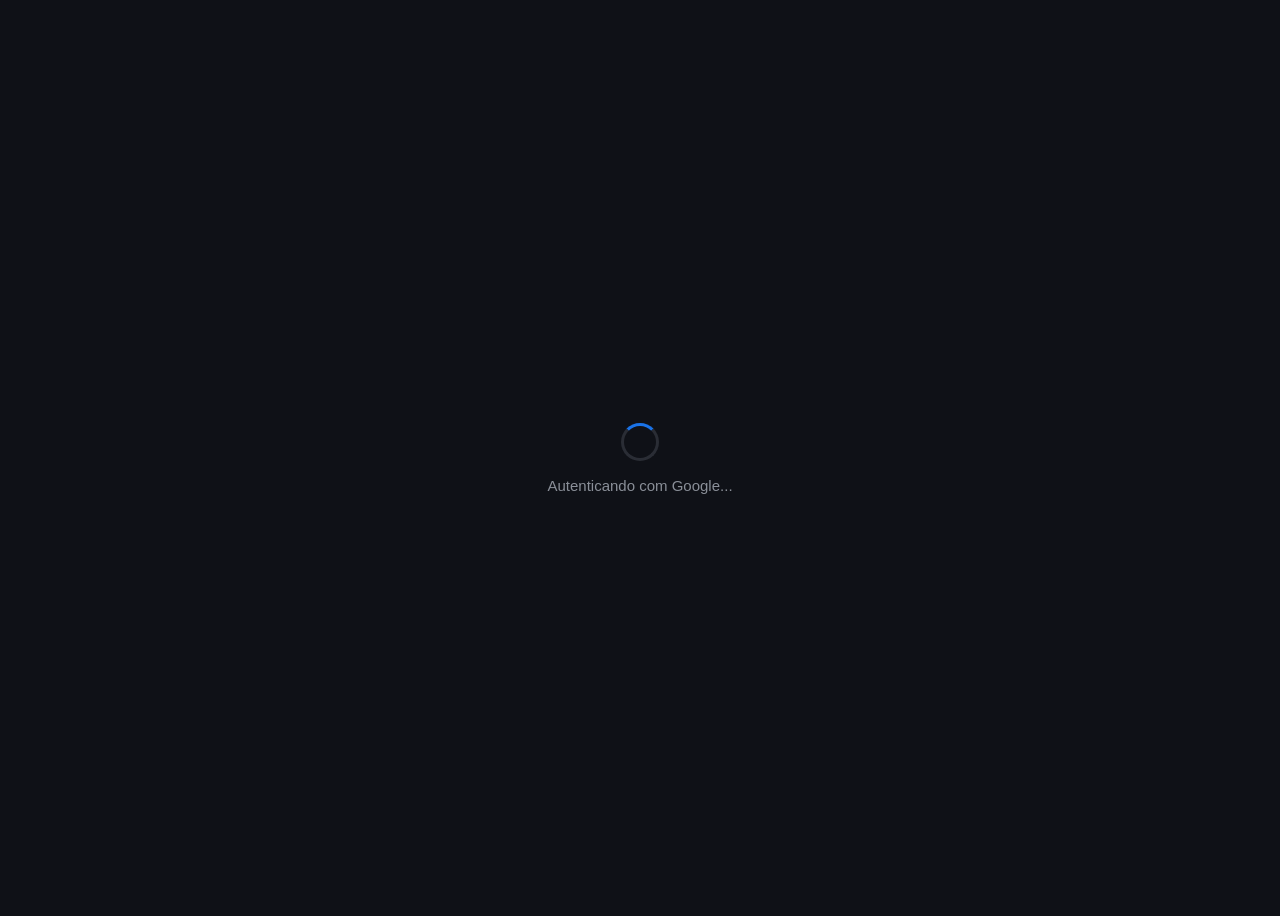
<file: demo/src/main/resources/static/frontend/callback.html>
<!DOCTYPE html>
<html lang="pt-BR">
<head>
  <meta charset="UTF-8">
  <title>Autenticando...</title>
  <style>
    body {
      min-height: 100vh;
      display: flex;
      align-items: center;
      justify-content: center;
      background: #0f1117;
      font-family: 'DM Sans', sans-serif;
      color: #fff;
    }
    .msg {
      display: flex;
      flex-direction: column;
      align-items: center;
      gap: 16px;
      font-size: 15px;
      color: #8a8f98;
    }
    .spinner {
      width: 32px;
      height: 32px;
      border: 3px solid #2a2d35;
      border-top-color: #1a73e8;
      border-radius: 50%;
      animation: spin 0.7s linear infinite;
    }
    @keyframes spin { to { transform: rotate(360deg); } }
  </style>
</head>
<body>
  <div class="msg">
    <div class="spinner"></div>
    <span>Autenticando com Google...</span>
  </div>

  <script>
    const params = new URLSearchParams(window.location.search);
    const code   = params.get('code');
    const error  = params.get('error');

    if (code) {
      window.opener?.postMessage({ code }, window.location.origin);
    } else {
      window.opener?.postMessage({ error: error || 'Acesso negado' }, window.location.origin);
    }

    window.close();
  </script>
</body>
</html>
</file>
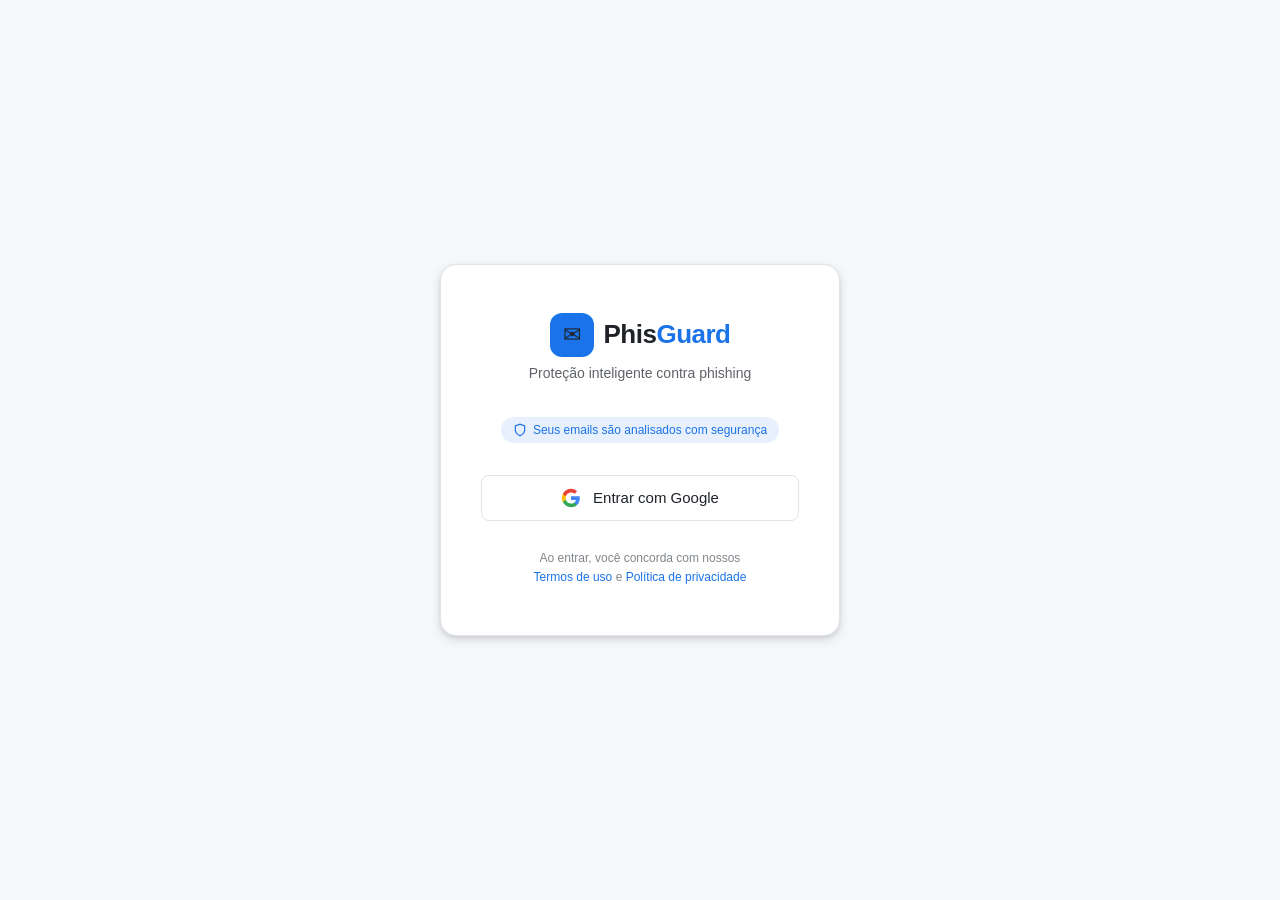
<file: demo/src/main/resources/static/frontend/login.html>
<!DOCTYPE html>
<html lang="pt-BR">
<head>
<meta charset="UTF-8">
<meta name="viewport" content="width=device-width, initial-scale=1.0">
<title>PhishGuard — Login</title>
<link href="meu.css" rel="stylesheet">
<style>
  .login-page {
    min-height: 100vh;
    display: flex;
    align-items: center;
    justify-content: center;
    background: var(--bg);
  }

  .login-card {
    background: var(--surface);
    border: 1px solid var(--border);
    border-radius: 16px;
    padding: 48px 40px;
    width: 100%;
    max-width: 400px;
    box-shadow: var(--shadow-md);
    display: flex;
    flex-direction: column;
    align-items: center;
    gap: 0;
  }

  .login-logo {
    display: flex;
    align-items: center;
    gap: 10px;
    margin-bottom: 8px;
  }

  .login-logo-icon {
    width: 44px;
    height: 44px;
    background: var(--accent);
    border-radius: 12px;
    display: flex;
    align-items: center;
    justify-content: center;
    font-size: 22px;
  }

  .login-logo-name {
    font-size: 26px;
    font-weight: 700;
    color: var(--text-primary);
    letter-spacing: -0.5px;
  }

  .login-logo-name span {
    color: var(--accent);
  }

  .login-subtitle {
    font-size: 14px;
    color: var(--text-secondary);
    margin-bottom: 36px;
    text-align: center;
  }

  .login-divider {
    width: 100%;
    height: 1px;
    background: var(--border);
    margin: 28px 0;
  }

  .btn-google {
    width: 100%;
    display: flex;
    align-items: center;
    justify-content: center;
    gap: 12px;
    padding: 12px 20px;
    border: 1px solid var(--border);
    border-radius: 8px;
    background: var(--surface);
    color: var(--text-primary);
    font-size: 15px;
    font-weight: 500;
    cursor: pointer;
    transition: background var(--transition), box-shadow var(--transition);
    text-decoration: none;
  }

  .btn-google:hover {
    background: var(--hover-bg);
    box-shadow: var(--shadow-sm);
  }

  .btn-google:active {
    transform: scale(0.99);
  }

  .google-icon {
    width: 20px;
    height: 20px;
    flex-shrink: 0;
  }

  .login-footer {
    font-size: 12px;
    color: var(--text-muted);
    text-align: center;
    margin-top: 28px;
    line-height: 1.6;
  }

  .login-footer a {
    color: var(--accent);
    text-decoration: none;
  }

  .login-footer a:hover {
    text-decoration: underline;
  }

  .login-badge {
    display: flex;
    align-items: center;
    gap: 6px;
    background: var(--accent-light);
    color: var(--accent);
    font-size: 12px;
    font-weight: 500;
    padding: 6px 12px;
    border-radius: 20px;
    margin-bottom: 32px;
  }

  .login-badge svg {
    flex-shrink: 0;
  }

  /* Toast de erro */
  .toast {
    display: none;
    position: fixed;
    bottom: 24px;
    left: 50%;
    transform: translateX(-50%);
    background: #c5221f;
    color: #fff;
    font-size: 14px;
    padding: 12px 20px;
    border-radius: 8px;
    box-shadow: var(--shadow-md);
    z-index: 9999;
    white-space: nowrap;
  }

  .toast.show { display: block; }

  /* Loading state */
  .btn-google.loading {
    opacity: 0.7;
    pointer-events: none;
  }

  .spinner {
    width: 18px;
    height: 18px;
    border: 2px solid var(--border);
    border-top-color: var(--accent);
    border-radius: 50%;
    animation: spin 0.7s linear infinite;
    flex-shrink: 0;
  }

  @keyframes spin { to { transform: rotate(360deg); } }
</style>
</head>
<body>

<div class="login-page">
  <div class="login-card">

    <div class="login-logo">
      <div class="login-logo-icon">✉</div>
      <span class="login-logo-name">Phis<span>Guard</span></span>
    </div>

    <p class="login-subtitle">Proteção inteligente contra phishing</p>

    <div class="login-badge">
      <svg width="14" height="14" fill="none" stroke="currentColor" stroke-width="2" viewBox="0 0 24 24">
        <path d="M12 22s8-4 8-10V5l-8-3-8 3v7c0 6 8 10 8 10z"/>
      </svg>
      Seus emails são analisados com segurança
    </div>

    <button class="btn-google" id="loginBtn" onclick="loginComGoogle()">
      <svg class="google-icon" viewBox="0 0 24 24" xmlns="http://www.w3.org/2000/svg">
        <path d="M22.56 12.25c0-.78-.07-1.53-.2-2.25H12v4.26h5.92c-.26 1.37-1.04 2.53-2.21 3.31v2.77h3.57c2.08-1.92 3.28-4.74 3.28-8.09z" fill="#4285F4"/>
        <path d="M12 23c2.97 0 5.46-.98 7.28-2.66l-3.57-2.77c-.98.66-2.23 1.06-3.71 1.06-2.86 0-5.29-1.93-6.16-4.53H2.18v2.84C3.99 20.53 7.7 23 12 23z" fill="#34A853"/>
        <path d="M5.84 14.09c-.22-.66-.35-1.36-.35-2.09s.13-1.43.35-2.09V7.07H2.18C1.43 8.55 1 10.22 1 12s.43 3.45 1.18 4.93l2.85-2.22.81-.62z" fill="#FBBC05"/>
        <path d="M12 5.38c1.62 0 3.06.56 4.21 1.64l3.15-3.15C17.45 2.09 14.97 1 12 1 7.7 1 3.99 3.47 2.18 7.07l3.66 2.84c.87-2.6 3.3-4.53 6.16-4.53z" fill="#EA4335"/>
      </svg>
      <span id="btnText">Entrar com Google</span>
    </button>

    <div class="login-footer">
      Ao entrar, você concorda com nossos<br>
      <a href="#">Termos de uso</a> e <a href="#">Política de privacidade</a>
    </div>

  </div>
</div>

<div class="toast" id="toast"></div>

<script>
  const API = 'https://a3-74um.onrender.com';
  

  if (localStorage.getItem('phishguard_token')) {
    window.location.href = 'index.html';
  }

  function loginComGoogle() {
    const btn = document.getElementById('loginBtn');
    const btnText = document.getElementById('btnText');

    // Loading state
    btn.classList.add('loading');
    btn.innerHTML = `<div class="spinner"></div><span>Conectando...</span>`;

    // Abre popup do Google OAuth2
    const clientId = '14781768095-6m20r4e4lg84ng1tenrdo83vajpvfdfo.apps.googleusercontent.com'; // ← troca aqui
    const redirectUri = encodeURIComponent('https://a3-74um.onrender.com/callback.html');
    const scope = encodeURIComponent('https://www.googleapis.com/auth/gmail.readonly email profile');
    const url = `https://accounts.google.com/o/oauth2/v2/auth?client_id=${clientId}&redirect_uri=${redirectUri}&response_type=code&scope=${scope}&access_type=offline&prompt=consent`;

    const popup = window.open(url, 'google-login', 'width=500,height=600,left=400,top=100');

    window.addEventListener('message', async function handler(event) {
      if (!event.data || !event.data.code) return;
      window.removeEventListener('message', handler);

      try {
        const res = await fetch(`${API}/auth/google`, {
          method: 'POST',
          headers: { 'Content-Type': 'application/json' },
          body: JSON.stringify({ code: event.data.code })
        });

        const data = await res.json();

        if (!res.ok) throw new Error(data.erro || 'Erro ao autenticar');

        // Salva o JWT e redireciona
        localStorage.setItem('phishguard_token', data.token);
        localStorage.setItem('phishguard_email', data.email);
        localStorage.setItem('phishguard_nome', data.nome);

        window.location.href = 'index.html';

      } catch (err) {
        mostrarToast('Erro ao fazer login: ' + err.message);
        resetBtn();
      }
    });

    // Se o popup fechar sem autenticar
    const timer = setInterval(() => {
      if (popup.closed) {
        clearInterval(timer);
        resetBtn();
      }
    }, 500);
  }

  function resetBtn() {
    const btn = document.getElementById('loginBtn');
    btn.classList.remove('loading');
    btn.innerHTML = `
      <svg class="google-icon" viewBox="0 0 24 24" xmlns="http://www.w3.org/2000/svg">
        <path d="M22.56 12.25c0-.78-.07-1.53-.2-2.25H12v4.26h5.92c-.26 1.37-1.04 2.53-2.21 3.31v2.77h3.57c2.08-1.92 3.28-4.74 3.28-8.09z" fill="#4285F4"/>
        <path d="M12 23c2.97 0 5.46-.98 7.28-2.66l-3.57-2.77c-.98.66-2.23 1.06-3.71 1.06-2.86 0-5.29-1.93-6.16-4.53H2.18v2.84C3.99 20.53 7.7 23 12 23z" fill="#34A853"/>
        <path d="M5.84 14.09c-.22-.66-.35-1.36-.35-2.09s.13-1.43.35-2.09V7.07H2.18C1.43 8.55 1 10.22 1 12s.43 3.45 1.18 4.93l2.85-2.22.81-.62z" fill="#FBBC05"/>
        <path d="M12 5.38c1.62 0 3.06.56 4.21 1.64l3.15-3.15C17.45 2.09 14.97 1 12 1 7.7 1 3.99 3.47 2.18 7.07l3.66 2.84c.87-2.6 3.3-4.53 6.16-4.53z" fill="#EA4335"/>
      </svg>
      <span>Entrar com Google</span>`;
  }

  function mostrarToast(msg) {
    const toast = document.getElementById('toast');
    toast.textContent = msg;
    toast.classList.add('show');
    setTimeout(() => toast.classList.remove('show'), 4000);
  }
</script>

</body>
</html>
</file>
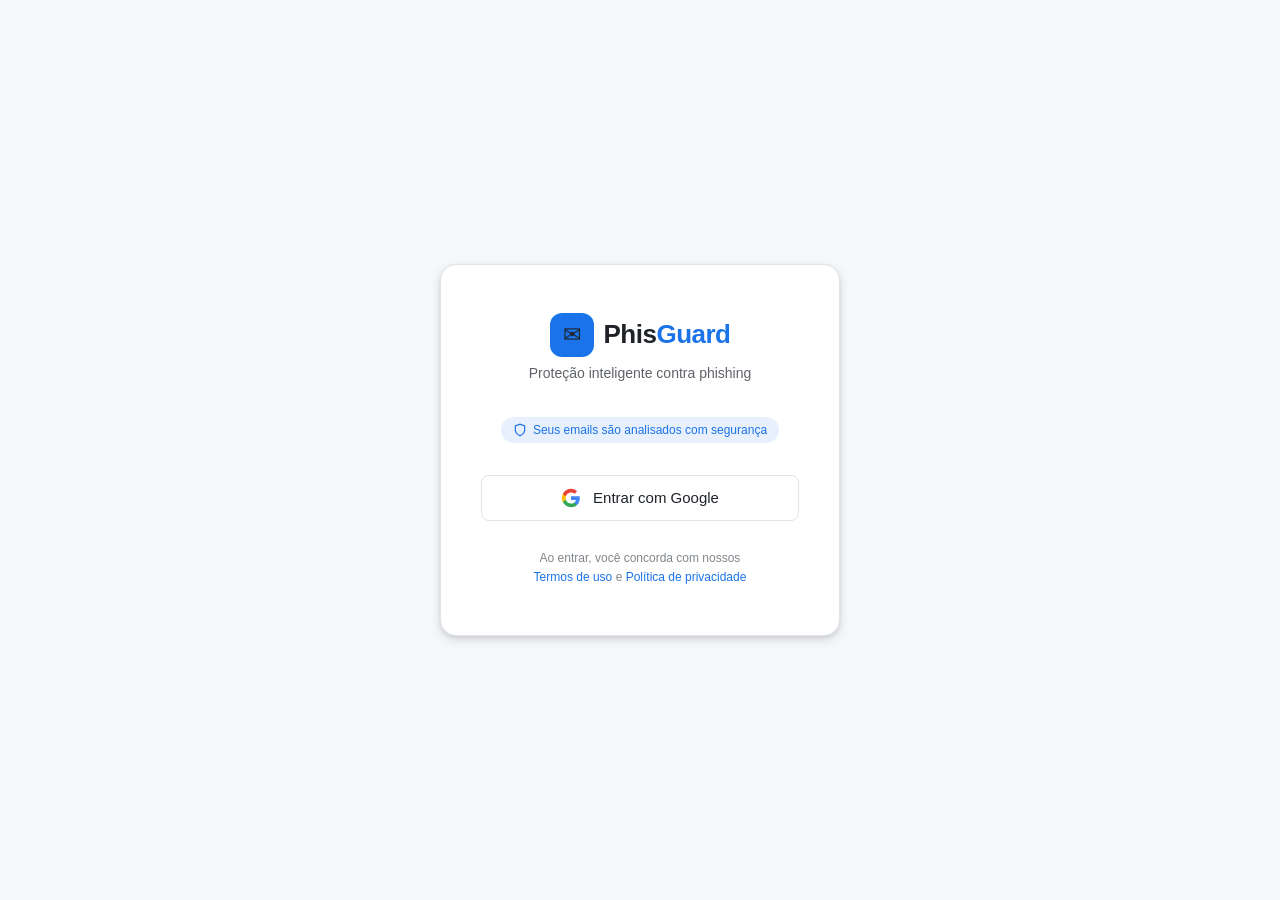
<file: demo/src/main/java/com/phishguard/demo/frontend/login.html>
<!DOCTYPE html>
<html lang="pt-BR">
<head>
<meta charset="UTF-8">
<meta name="viewport" content="width=device-width, initial-scale=1.0">
<title>PhishGuard — Login</title>
<link href="meu.css" rel="stylesheet">
<style>
  .login-page {
    min-height: 100vh;
    display: flex;
    align-items: center;
    justify-content: center;
    background: var(--bg);
  }

  .login-card {
    background: var(--surface);
    border: 1px solid var(--border);
    border-radius: 16px;
    padding: 48px 40px;
    width: 100%;
    max-width: 400px;
    box-shadow: var(--shadow-md);
    display: flex;
    flex-direction: column;
    align-items: center;
    gap: 0;
  }

  .login-logo {
    display: flex;
    align-items: center;
    gap: 10px;
    margin-bottom: 8px;
  }

  .login-logo-icon {
    width: 44px;
    height: 44px;
    background: var(--accent);
    border-radius: 12px;
    display: flex;
    align-items: center;
    justify-content: center;
    font-size: 22px;
  }

  .login-logo-name {
    font-size: 26px;
    font-weight: 700;
    color: var(--text-primary);
    letter-spacing: -0.5px;
  }

  .login-logo-name span {
    color: var(--accent);
  }

  .login-subtitle {
    font-size: 14px;
    color: var(--text-secondary);
    margin-bottom: 36px;
    text-align: center;
  }

  .login-divider {
    width: 100%;
    height: 1px;
    background: var(--border);
    margin: 28px 0;
  }

  .btn-google {
    width: 100%;
    display: flex;
    align-items: center;
    justify-content: center;
    gap: 12px;
    padding: 12px 20px;
    border: 1px solid var(--border);
    border-radius: 8px;
    background: var(--surface);
    color: var(--text-primary);
    font-size: 15px;
    font-weight: 500;
    cursor: pointer;
    transition: background var(--transition), box-shadow var(--transition);
    text-decoration: none;
  }

  .btn-google:hover {
    background: var(--hover-bg);
    box-shadow: var(--shadow-sm);
  }

  .btn-google:active {
    transform: scale(0.99);
  }

  .google-icon {
    width: 20px;
    height: 20px;
    flex-shrink: 0;
  }

  .login-footer {
    font-size: 12px;
    color: var(--text-muted);
    text-align: center;
    margin-top: 28px;
    line-height: 1.6;
  }

  .login-footer a {
    color: var(--accent);
    text-decoration: none;
  }

  .login-footer a:hover {
    text-decoration: underline;
  }

  .login-badge {
    display: flex;
    align-items: center;
    gap: 6px;
    background: var(--accent-light);
    color: var(--accent);
    font-size: 12px;
    font-weight: 500;
    padding: 6px 12px;
    border-radius: 20px;
    margin-bottom: 32px;
  }

  .login-badge svg {
    flex-shrink: 0;
  }

  /* Toast de erro */
  .toast {
    display: none;
    position: fixed;
    bottom: 24px;
    left: 50%;
    transform: translateX(-50%);
    background: #c5221f;
    color: #fff;
    font-size: 14px;
    padding: 12px 20px;
    border-radius: 8px;
    box-shadow: var(--shadow-md);
    z-index: 9999;
    white-space: nowrap;
  }

  .toast.show { display: block; }

  /* Loading state */
  .btn-google.loading {
    opacity: 0.7;
    pointer-events: none;
  }

  .spinner {
    width: 18px;
    height: 18px;
    border: 2px solid var(--border);
    border-top-color: var(--accent);
    border-radius: 50%;
    animation: spin 0.7s linear infinite;
    flex-shrink: 0;
  }

  @keyframes spin { to { transform: rotate(360deg); } }
</style>
</head>
<body>

<div class="login-page">
  <div class="login-card">

    <div class="login-logo">
      <div class="login-logo-icon">✉</div>
      <span class="login-logo-name">Phis<span>Guard</span></span>
    </div>

    <p class="login-subtitle">Proteção inteligente contra phishing</p>

    <div class="login-badge">
      <svg width="14" height="14" fill="none" stroke="currentColor" stroke-width="2" viewBox="0 0 24 24">
        <path d="M12 22s8-4 8-10V5l-8-3-8 3v7c0 6 8 10 8 10z"/>
      </svg>
      Seus emails são analisados com segurança
    </div>

    <button class="btn-google" id="loginBtn" onclick="loginComGoogle()">
      <svg class="google-icon" viewBox="0 0 24 24" xmlns="http://www.w3.org/2000/svg">
        <path d="M22.56 12.25c0-.78-.07-1.53-.2-2.25H12v4.26h5.92c-.26 1.37-1.04 2.53-2.21 3.31v2.77h3.57c2.08-1.92 3.28-4.74 3.28-8.09z" fill="#4285F4"/>
        <path d="M12 23c2.97 0 5.46-.98 7.28-2.66l-3.57-2.77c-.98.66-2.23 1.06-3.71 1.06-2.86 0-5.29-1.93-6.16-4.53H2.18v2.84C3.99 20.53 7.7 23 12 23z" fill="#34A853"/>
        <path d="M5.84 14.09c-.22-.66-.35-1.36-.35-2.09s.13-1.43.35-2.09V7.07H2.18C1.43 8.55 1 10.22 1 12s.43 3.45 1.18 4.93l2.85-2.22.81-.62z" fill="#FBBC05"/>
        <path d="M12 5.38c1.62 0 3.06.56 4.21 1.64l3.15-3.15C17.45 2.09 14.97 1 12 1 7.7 1 3.99 3.47 2.18 7.07l3.66 2.84c.87-2.6 3.3-4.53 6.16-4.53z" fill="#EA4335"/>
      </svg>
      <span id="btnText">Entrar com Google</span>
    </button>

    <div class="login-footer">
      Ao entrar, você concorda com nossos<br>
      <a href="#">Termos de uso</a> e <a href="#">Política de privacidade</a>
    </div>

  </div>
</div>

<div class="toast" id="toast"></div>

<script>
  const API = 'http://localhost:8080';

  if (localStorage.getItem('phishguard_token')) {
    window.location.href = 'index.html';
  }

  function loginComGoogle() {
    const btn = document.getElementById('loginBtn');
    const btnText = document.getElementById('btnText');

    // Loading state
    btn.classList.add('loading');
    btn.innerHTML = `<div class="spinner"></div><span>Conectando...</span>`;

    // Abre popup do Google OAuth2
    const clientId = 'SEU_GOOGLE_CLIENT_ID'; // ← troca aqui
    const redirectUri = encodeURIComponent('postmessage');
    const scope = encodeURIComponent('https://www.googleapis.com/auth/gmail.readonly email profile');
    const url = `https://accounts.google.com/o/oauth2/v2/auth?client_id=${clientId}&redirect_uri=${redirectUri}&response_type=code&scope=${scope}&access_type=offline&prompt=consent`;

    const popup = window.open(url, 'google-login', 'width=500,height=600,left=400,top=100');

    window.addEventListener('message', async function handler(event) {
      if (!event.data || !event.data.code) return;
      window.removeEventListener('message', handler);

      try {
        const res = await fetch(`${API}/auth/google`, {
          method: 'POST',
          headers: { 'Content-Type': 'application/json' },
          body: JSON.stringify({ code: event.data.code })
        });

        const data = await res.json();

        if (!res.ok) throw new Error(data.erro || 'Erro ao autenticar');

        // Salva o JWT e redireciona
        localStorage.setItem('phishguard_token', data.token);
        localStorage.setItem('phishguard_email', data.email);
        localStorage.setItem('phishguard_nome', data.nome);

        window.location.href = 'index.html';

      } catch (err) {
        mostrarToast('Erro ao fazer login: ' + err.message);
        resetBtn();
      }
    });

    // Se o popup fechar sem autenticar
    const timer = setInterval(() => {
      if (popup.closed) {
        clearInterval(timer);
        resetBtn();
      }
    }, 500);
  }

  function resetBtn() {
    const btn = document.getElementById('loginBtn');
    btn.classList.remove('loading');
    btn.innerHTML = `
      <svg class="google-icon" viewBox="0 0 24 24" xmlns="http://www.w3.org/2000/svg">
        <path d="M22.56 12.25c0-.78-.07-1.53-.2-2.25H12v4.26h5.92c-.26 1.37-1.04 2.53-2.21 3.31v2.77h3.57c2.08-1.92 3.28-4.74 3.28-8.09z" fill="#4285F4"/>
        <path d="M12 23c2.97 0 5.46-.98 7.28-2.66l-3.57-2.77c-.98.66-2.23 1.06-3.71 1.06-2.86 0-5.29-1.93-6.16-4.53H2.18v2.84C3.99 20.53 7.7 23 12 23z" fill="#34A853"/>
        <path d="M5.84 14.09c-.22-.66-.35-1.36-.35-2.09s.13-1.43.35-2.09V7.07H2.18C1.43 8.55 1 10.22 1 12s.43 3.45 1.18 4.93l2.85-2.22.81-.62z" fill="#FBBC05"/>
        <path d="M12 5.38c1.62 0 3.06.56 4.21 1.64l3.15-3.15C17.45 2.09 14.97 1 12 1 7.7 1 3.99 3.47 2.18 7.07l3.66 2.84c.87-2.6 3.3-4.53 6.16-4.53z" fill="#EA4335"/>
      </svg>
      <span>Entrar com Google</span>`;
  }

  function mostrarToast(msg) {
    const toast = document.getElementById('toast');
    toast.textContent = msg;
    toast.classList.add('show');
    setTimeout(() => toast.classList.remove('show'), 4000);
  }
</script>

</body>
</html>
</file>
<file: demo/src/main/resources/static/meu.css>
*, *::before, *::after { box-sizing: border-box; margin: 0; padding: 0; }

:root {
  --bg: #f6f8fc;
  --surface: #ffffff;
  --sidebar-bg: #f6f8fc;
  --text-primary: #1f2328;
  --text-secondary: #5f6368;
  --text-muted: #80868b;
  --border: #e0e3e7;
  --accent: #1a73e8;
  --accent-light: #e8f0fe;
  --accent-hover: #1557b0;
  --hover-bg: #f1f3f4;
  --active-bg: #d3e3fd;
  --active-text: #1a73e8;
  --unread-bg: #ffffff;
  --read-bg: #f6f8fc;
  --star: #f6bf26;
  --danger: #c5221f;
  --success: #1e8e3e;
  --shadow-sm: 0 1px 3px rgba(0,0,0,0.10), 0 1px 2px rgba(0,0,0,0.06);
  --shadow-md: 0 4px 12px rgba(0,0,0,0.12), 0 2px 4px rgba(0,0,0,0.08);
  --font: 'DM Sans', sans-serif;
  --font-mono: 'DM Mono', monospace;
  --radius: 8px;
  --radius-lg: 16px;
  --sidebar-w: 240px;
  --header-h: 64px;
  --transition: 0.15s ease;
  --font-size: 14px;
}

body.dark {
  --bg: #1a1c1e;
  --surface: #25282c;
  --sidebar-bg: #1a1c1e;
  --text-primary: #e3e6ea;
  --text-secondary: #9aa0a6;
  --text-muted: #6e767d;
  --border: #3c4043;
  --accent: #8ab4f8;
  --accent-light: #1e3058;
  --accent-hover: #aecbfa;
  --hover-bg: #2d3034;
  --active-bg: #1e3058;
  --active-text: #8ab4f8;
  --unread-bg: #25282c;
  --read-bg: #1f2124;
  --shadow-sm: 0 1px 3px rgba(0,0,0,0.4), 0 1px 2px rgba(0,0,0,0.3);
  --shadow-md: 0 4px 12px rgba(0,0,0,0.5), 0 2px 4px rgba(0,0,0,0.3);
}

body {
  font-family: var(--font);
  background: var(--bg);
  color: var(--text-primary);
  height: 100vh;
  display: flex;
  flex-direction: column;
  overflow: hidden;
  font-size: var(--font-size);
  transition: background 0.25s, color 0.25s;
}

/* ── HEADER ── */
header {
  height: var(--header-h);
  background: var(--surface);
  border-bottom: 1px solid var(--border);
  display: flex;
  align-items: center;
  padding: 0 16px 0 0;
  gap: 8px;
  position: relative;
  z-index: 100;
  box-shadow: var(--shadow-sm);
  flex-shrink: 0;
}

.header-logo {
  width: var(--sidebar-w);
  display: flex;
  align-items: center;
  gap: 10px;
  padding: 0 16px;
  flex-shrink: 0;
}

.logo-icon {
  width: 36px; height: 36px;
  background: linear-gradient(135deg, #4285f4 0%, #1a73e8 100%);
  border-radius: 10px;
  display: flex; align-items: center; justify-content: center;
  color: white; font-size: 18px; font-weight: 600;
  flex-shrink: 0;
}

.logo-name { font-size: 20px; font-weight: 600; color: var(--text-primary); letter-spacing: -0.5px; }
.logo-name span { color: var(--accent); }

.header-search { flex: 1; max-width: 720px; }

.search-wrap { position: relative; display: flex; align-items: center; }
.search-wrap svg { position: absolute; left: 16px; color: var(--text-secondary); pointer-events: none; }

.search-input {
  width: 100%; height: 46px; border: none; outline: none;
  background: var(--hover-bg); border-radius: 24px;
  padding: 0 16px 0 48px;
  font-family: var(--font); font-size: 15px; color: var(--text-primary);
  transition: background var(--transition), box-shadow var(--transition);
}
.search-input::placeholder { color: var(--text-muted); }
.search-input:focus { background: var(--surface); box-shadow: var(--shadow-md); }

.header-actions { display: flex; align-items: center; gap: 4px; margin-left: auto; }

.icon-btn {
  width: 40px; height: 40px; border: none; background: transparent;
  border-radius: 50%; display: flex; align-items: center; justify-content: center;
  cursor: pointer; color: var(--text-secondary);
  transition: background var(--transition), color var(--transition);
  flex-shrink: 0;
}
.icon-btn:hover { background: var(--hover-bg); color: var(--text-primary); }
.icon-btn:disabled { opacity: 0.4; cursor: not-allowed; }

.avatar {
  width: 36px; height: 36px; border-radius: 50%;
  background: linear-gradient(135deg, #ea4335, #fbbc05);
  display: flex; align-items: center; justify-content: center;
  color: white; font-weight: 600; font-size: 14px; cursor: pointer; flex-shrink: 0;
}

/* ── LAYOUT ── */
.app-body { display: flex; flex: 1; overflow: hidden; min-height: 0; }

/* ── SIDEBAR ── */
aside {
  width: var(--sidebar-w);
  background: var(--sidebar-bg);
  display: flex;
  flex-direction: column;
  flex-shrink: 0;
  padding: 8px 0;
  overflow-y: auto;
  overflow-x: hidden;
  transition: background 0.25s, width 0.25s, transform 0.25s;
}

.compose-btn {
  margin: 8px 12px 16px; padding: 14px 20px;
  background: var(--surface); border: none; border-radius: var(--radius-lg);
  display: flex; align-items: center; gap: 12px; cursor: pointer;
  font-family: var(--font); font-size: 14px; font-weight: 500; color: var(--text-primary);
  box-shadow: var(--shadow-sm);
  transition: box-shadow var(--transition), transform var(--transition), background 0.25s;
  white-space: nowrap;
}
.compose-btn:hover { box-shadow: var(--shadow-md); transform: translateY(-1px); }
.compose-btn:active { transform: translateY(0); }
.compose-icon { width: 24px; height: 24px; display: flex; align-items: center; justify-content: center; color: var(--accent); flex-shrink: 0; }

nav { flex: 1; }

.nav-item {
  display: flex; align-items: center; gap: 14px;
  padding: 0 16px; height: 44px;
  border-radius: 0 22px 22px 0; margin-right: 16px;
  cursor: pointer; color: var(--text-primary);
  font-size: 14px; font-weight: 400;
  transition: background var(--transition);
  position: relative; white-space: nowrap;
}
.nav-item:hover { background: var(--hover-bg); }
.nav-item.active { background: var(--active-bg); color: var(--active-text); font-weight: 500; }
.nav-item svg { color: var(--text-secondary); flex-shrink: 0; }
.nav-item.active svg { color: var(--active-text); }

/* Item de ajuda — um pouco maior */
.nav-item.nav-help {
  height: 52px;
  font-weight: 500;
  color: var(--accent);
  margin-top: 8px;
}
.nav-item.nav-help svg { color: var(--accent); }
.nav-item.nav-help:hover { background: var(--accent-light); }

.nav-badge {
  margin-left: auto; font-size: 12px; font-weight: 500;
  color: var(--text-primary); flex-shrink: 0;
}

/* ── MAIN PANEL ── */
main { flex: 1; display: flex; flex-direction: column; overflow: hidden; min-width: 0; }

/* ── TOOLBAR ── */
.toolbar {
  display: flex; align-items: center; gap: 4px;
  padding: 8px 16px; border-bottom: 1px solid var(--border);
  background: var(--surface); flex-shrink: 0;
  transition: background 0.25s, border-color 0.25s;
  flex-wrap: wrap;
}

.toolbar-divider { width: 1px; height: 24px; background: var(--border); margin: 0 4px; flex-shrink: 0; }

.tb-btn {
  height: 32px; border: none; background: transparent; border-radius: 6px;
  display: flex; align-items: center; gap: 6px; padding: 0 8px; cursor: pointer;
  font-family: var(--font); font-size: 13px; color: var(--text-secondary);
  transition: background var(--transition), color var(--transition); white-space: nowrap;
}
.tb-btn:hover { background: var(--hover-bg); color: var(--text-primary); }

.page-info {
  margin-left: auto; font-size: 13px; color: var(--text-secondary);
  display: flex; align-items: center; gap: 4px; flex-shrink: 0;
}

/* ── EMAIL LIST ── */
.email-list { flex: 1; overflow-y: auto; background: var(--surface); transition: background 0.25s; }

.email-row {
  display: flex; align-items: center;
  padding: 0 16px; height: 52px;
  border-bottom: 1px solid var(--border); cursor: pointer;
  position: relative;
  transition: background var(--transition);
  background: var(--unread-bg);
}
.email-row.read { background: var(--read-bg); }
.email-row:hover { background: var(--hover-bg); z-index: 1; }
.email-row.selected { background: var(--accent-light); }
.email-row.open { background: var(--accent-light); }

.row-check { width: 32px; display: flex; align-items: center; flex-shrink: 0; }

.checkbox {
  width: 18px; height: 18px; border: 2px solid var(--border); border-radius: 3px;
  display: flex; align-items: center; justify-content: center;
  transition: border-color var(--transition), background var(--transition); cursor: pointer;
}
.checkbox:hover, .email-row:hover .checkbox { border-color: var(--text-secondary); }
.checkbox.checked { background: var(--accent); border-color: var(--accent); }

.row-star { width: 28px; display: flex; align-items: center; justify-content: center; flex-shrink: 0; }

.star-btn {
  background: none; border: none; cursor: pointer; color: var(--border);
  padding: 2px; border-radius: 4px; display: flex; transition: color var(--transition);
}
.star-btn:hover, .star-btn.starred { color: var(--star); }

.row-sender {
  width: 160px; flex-shrink: 0; font-size: 13px; font-weight: 600;
  overflow: hidden; text-overflow: ellipsis; white-space: nowrap;
  padding-right: 8px; color: var(--text-primary);
}
.email-row.read .row-sender { font-weight: 400; color: var(--text-secondary); }

.row-body { flex: 1; display: flex; align-items: center; gap: 8px; overflow: hidden; min-width: 0; }

.row-subject {
  font-size: 13px; font-weight: 600; white-space: nowrap;
  flex-shrink: 0; max-width: 220px; overflow: hidden; text-overflow: ellipsis; color: var(--text-primary);
}
.email-row.read .row-subject { font-weight: 400; }

.row-preview {
  font-size: 13px; color: var(--text-muted); white-space: nowrap;
  overflow: hidden; text-overflow: ellipsis; min-width: 0;
}

.row-meta { display: flex; align-items: center; gap: 8px; flex-shrink: 0; margin-left: 8px; }
.row-date { font-size: 12px; color: var(--text-muted); white-space: nowrap; min-width: 52px; text-align: right; }

.unread-dot { width: 8px; height: 8px; border-radius: 50%; background: var(--accent); flex-shrink: 0; }

.row-actions {
  display: none; gap: 4px;
  position: absolute; right: 8px; top: 50%; transform: translateY(-50%);
  background: var(--hover-bg); border-radius: 6px; padding: 2px;
}
.email-row:hover .row-actions { display: flex; }
.email-row:hover .row-date { display: none; }
.email-row:hover .unread-dot { display: none; }

.row-action-btn {
  width: 28px; height: 28px; border: none; background: transparent; border-radius: 4px;
  display: flex; align-items: center; justify-content: center; cursor: pointer;
  color: var(--text-secondary); transition: background var(--transition), color var(--transition);
}
.row-action-btn:hover { background: var(--border); color: var(--text-primary); }

/* ── EMAIL VIEWER ── */
.email-viewer {
  position: fixed; top: var(--header-h); right: 0;
  width: calc(100% - var(--sidebar-w) - 360px);
  height: calc(100vh - var(--header-h));
  background: var(--surface); border-left: 1px solid var(--border);
  display: flex; flex-direction: column;
  transform: translateX(100%);
  transition: transform 0.25s cubic-bezier(0.4,0,0.2,1), background 0.25s;
  z-index: 50;
}
.email-viewer.open { transform: translateX(0); }

.viewer-header { padding: 16px 24px 12px; border-bottom: 1px solid var(--border); display: flex; flex-direction: column; gap: 8px; }
.viewer-top { display: flex; align-items: center; gap: 8px; }
.viewer-title { font-size: 18px; font-weight: 500; flex: 1; overflow: hidden; text-overflow: ellipsis; white-space: nowrap; }
.viewer-meta { display: flex; align-items: center; gap: 12px; }

.sender-avatar {
  width: 40px; height: 40px; border-radius: 50%;
  display: flex; align-items: center; justify-content: center;
  font-weight: 600; font-size: 15px; color: white; flex-shrink: 0;
}

.sender-info { flex: 1; min-width: 0; }
.sender-name { font-size: 14px; font-weight: 500; }
.sender-addr { font-size: 12px; color: var(--text-muted); overflow: hidden; text-overflow: ellipsis; white-space: nowrap; }
.viewer-date { font-size: 12px; color: var(--text-muted); flex-shrink: 0; }

.viewer-body { flex: 1; overflow-y: auto; padding: 24px; font-size: var(--font-size); line-height: 1.7; color: var(--text-primary); }
.viewer-body p { margin-bottom: 12px; }
.viewer-body img { max-width: 100%; height: auto; }

.viewer-actions { padding: 16px 24px; border-top: 1px solid var(--border); display: flex; gap: 8px; flex-shrink: 0; }

.btn-primary {
  padding: 8px 20px; background: var(--accent); color: white; border: none; border-radius: 6px;
  font-family: var(--font); font-size: 14px; font-weight: 500; cursor: pointer;
  transition: background var(--transition);
}
.btn-primary:hover { background: var(--accent-hover); }

.btn-secondary {
  padding: 8px 20px; background: transparent; color: var(--text-secondary);
  border: 1px solid var(--border); border-radius: 6px;
  font-family: var(--font); font-size: 14px; cursor: pointer;
  transition: background var(--transition);
}
.btn-secondary:hover { background: var(--hover-bg); }

/* ── COMPOSE MODAL ── */
.compose-modal {
  position: fixed; bottom: 0; right: 24px; width: 540px;
  background: var(--surface); border-radius: 12px 12px 0 0;
  box-shadow: 0 8px 40px rgba(0,0,0,0.2);
  display: flex; flex-direction: column;
  transform: translateY(100%);
  transition: transform 0.25s cubic-bezier(0.4,0,0.2,1), height 0.2s ease;
  z-index: 200; overflow: hidden;
  max-width: calc(100vw - 32px);
}
.compose-modal.open { transform: translateY(0); }

.compose-header {
  background: #404040; padding: 10px 16px;
  display: flex; align-items: center; gap: 8px; flex-shrink: 0;
}
body.dark .compose-header { background: #2c2f33; }
.compose-title { color: white; font-size: 14px; font-weight: 500; flex: 1; }
.compose-header-btn {
  width: 28px; height: 28px; border: none; background: transparent; border-radius: 50%;
  display: flex; align-items: center; justify-content: center; cursor: pointer;
  color: rgba(255,255,255,0.7); transition: background var(--transition);
}
.compose-header-btn:hover { background: rgba(255,255,255,0.1); color: white; }

.compose-field {
  display: flex; align-items: center;
  border-bottom: 1px solid var(--border); padding: 8px 16px; gap: 8px;
}
.compose-field label { font-size: 13px; color: var(--text-muted); min-width: 32px; }
.compose-field input {
  flex: 1; border: none; outline: none;
  font-family: var(--font); font-size: 14px; color: var(--text-primary); background: transparent;
}

.compose-body-area {
  flex: 1; min-height: 260px; padding: 12px 16px; border: none; outline: none;
  font-family: var(--font); font-size: 14px; color: var(--text-primary);
  resize: none; background: transparent; line-height: 1.6;
}

.compose-footer {
  padding: 8px 16px; display: flex; align-items: center; gap: 8px;
  border-top: 1px solid var(--border); flex-shrink: 0;
}

.compose-send-btn {
  padding: 8px 20px; background: var(--accent); color: white; border: none; border-radius: 6px;
  font-family: var(--font); font-size: 14px; font-weight: 500; cursor: pointer;
  transition: background var(--transition);
}
.compose-send-btn:hover { background: var(--accent-hover); }

/* ── SCROLLBAR ── */
::-webkit-scrollbar { width: 6px; }
::-webkit-scrollbar-track { background: transparent; }
::-webkit-scrollbar-thumb { background: var(--border); border-radius: 3px; }
::-webkit-scrollbar-thumb:hover { background: var(--text-muted); }

/* ── CATEGORY TABS ── */
.cat-tabs {
  display: flex; border-bottom: 1px solid var(--border);
  background: var(--surface); padding: 0 16px; flex-shrink: 0;
  transition: background 0.25s, border-color 0.25s;
  overflow-x: auto;
}
.cat-tab {
  padding: 0 16px; height: 48px;
  display: flex; align-items: center; gap: 8px; cursor: pointer;
  font-size: 13px; font-weight: 500; color: var(--text-secondary);
  border-bottom: 3px solid transparent; white-space: nowrap;
  transition: color var(--transition), border-color var(--transition);
}
.cat-tab.active { color: var(--accent); border-bottom-color: var(--accent); }
.cat-tab:hover:not(.active) { color: var(--text-primary); }
.cat-count { font-size: 12px; color: var(--text-muted); font-weight: 400; }

/* ── SETTINGS / HELP PANEL ── */
.settings-overlay {
  position: fixed; inset: 0; background: rgba(0,0,0,0.35);
  z-index: 300; opacity: 0; pointer-events: none;
  transition: opacity 0.2s ease;
}
.settings-overlay.open { opacity: 1; pointer-events: all; }

.settings-panel {
  position: fixed; top: 0; right: 0;
  width: 400px; max-width: 100vw; height: 100vh;
  background: var(--surface); border-left: 1px solid var(--border);
  display: flex; flex-direction: column;
  transform: translateX(100%);
  transition: transform 0.28s cubic-bezier(0.4,0,0.2,1), background 0.25s;
  z-index: 400; box-shadow: -8px 0 32px rgba(0,0,0,0.15);
}
.settings-panel.open { transform: translateX(0); }

.settings-header {
  display: flex; align-items: center; gap: 12px;
  padding: 20px 24px; border-bottom: 1px solid var(--border); flex-shrink: 0;
}
.settings-header h2 { font-size: 18px; font-weight: 600; flex: 1; }

.settings-body { flex: 1; overflow-y: auto; padding: 8px 0; }

.settings-section { padding: 20px 24px 8px; }
.settings-section-title {
  font-size: 11px; font-weight: 600; letter-spacing: 0.8px;
  text-transform: uppercase; color: var(--text-muted); margin-bottom: 16px;
}

.settings-row {
  display: flex; align-items: center; justify-content: space-between;
  padding: 12px 0; border-bottom: 1px solid var(--border);
}
.settings-row:last-child { border-bottom: none; }
.settings-label { font-size: 14px; color: var(--text-primary); }
.settings-desc  { font-size: 12px; color: var(--text-muted); margin-top: 2px; }

.toggle { position: relative; width: 44px; height: 24px; flex-shrink: 0; }
.toggle input { opacity: 0; width: 0; height: 0; }
.toggle-track {
  position: absolute; inset: 0; border-radius: 12px;
  background: var(--border); cursor: pointer; transition: background 0.2s;
}
.toggle input:checked + .toggle-track { background: var(--accent); }
.toggle-track::after {
  content: ''; position: absolute;
  width: 18px; height: 18px; border-radius: 50%;
  top: 3px; left: 3px; background: white;
  transition: transform 0.2s cubic-bezier(0.4,0,0.2,1);
  box-shadow: 0 1px 3px rgba(0,0,0,0.25);
}
.toggle input:checked + .toggle-track::after { transform: translateX(20px); }

.density-opts { display: flex; gap: 8px; }
.density-opt {
  flex: 1; padding: 10px 8px; border: 1px solid var(--border); border-radius: 8px;
  cursor: pointer; text-align: center; font-size: 12px; color: var(--text-secondary);
  transition: border-color var(--transition), color var(--transition), background var(--transition);
}
.density-opt:hover { border-color: var(--accent); color: var(--accent); }
.density-opt.active { border-color: var(--accent); color: var(--accent); background: var(--accent-light); font-weight: 500; }
.density-opt-icon { font-size: 18px; margin-bottom: 4px; }

.color-opts { display: flex; gap: 8px; flex-wrap: wrap; }
.color-swatch {
  width: 32px; height: 32px; border-radius: 50%; cursor: pointer;
  border: 3px solid transparent; transition: transform 0.15s, border-color 0.15s; position: relative;
}
.color-swatch:hover { transform: scale(1.12); }
.color-swatch.active { border-color: var(--text-primary); }
.color-swatch.active::after {
  content: ''; position: absolute; inset: 4px; border-radius: 50%; border: 2px solid white;
}

.settings-footer {
  padding: 16px 24px; border-top: 1px solid var(--border);
  display: flex; gap: 8px; flex-shrink: 0;
}
.btn-settings-reset {
  flex: 1; padding: 10px; border: 1px solid var(--border); border-radius: 8px;
  background: transparent; color: var(--text-secondary); font-family: var(--font);
  font-size: 13px; cursor: pointer; transition: background var(--transition);
}
.btn-settings-reset:hover { background: var(--hover-bg); }
.btn-settings-save {
  flex: 1; padding: 10px; border: none; border-radius: 8px;
  background: var(--accent); color: white; font-family: var(--font);
  font-size: 13px; font-weight: 500; cursor: pointer; transition: background var(--transition);
}
.btn-settings-save:hover { background: var(--accent-hover); }



/* Tablet (≤ 1024px) — esconde sidebar, viewer em fullscreen */
@media (max-width: 1024px) {
  :root { --sidebar-w: 200px; }

  .email-viewer {
    width: 100%;
    left: 0;
  }

  .row-sender { width: 120px; }
  .row-subject { max-width: 160px; }
}

/* Mobile (≤ 768px) */
@media (max-width: 768px) {
  :root {
    --sidebar-w: 0px;
    --header-h: 56px;
  }

  /* Header compacto */
  .header-logo { width: auto; padding: 0 12px; }
  .logo-name { display: none; }

  /* Botão menu hamburguer */
  .header-search { max-width: none; }
  .search-input { height: 40px; font-size: 14px; }

  /* Sidebar vira drawer */
  aside {
    position: fixed;
    top: var(--header-h);
    left: 0;
    width: 260px;
    height: calc(100vh - var(--header-h));
    z-index: 150;
    transform: translateX(-100%);
    box-shadow: var(--shadow-md);
  }
  aside.open { transform: translateX(0); }

  /* Overlay para fechar sidebar */
  .sidebar-overlay {
    display: none;
    position: fixed; inset: 0;
    background: rgba(0,0,0,0.35);
    z-index: 140;
  }
  aside.open ~ .sidebar-overlay { display: block; }

  /* Email viewer fullscreen */
  .email-viewer {
    width: 100%;
    left: 0;
    top: var(--header-h);
    height: calc(100vh - var(--header-h));
  }

  /* Toolbar simplificada */
  .tb-btn span, .tb-btn:not(#refreshBtn) { font-size: 12px; }
  .toolbar-divider { display: none; }
  .page-info span#pageInfo { display: none; }

  /* Compose fullscreen */
  .compose-modal { width: 100%; right: 0; border-radius: 0; }

  /* Esconde preview na lista */
  .row-preview { display: none; }
  .row-sender { width: 130px; }

  /* Settings/Help panel fullscreen */
  .settings-panel { width: 100%; }
}

/* Telas muito pequenas (≤ 480px) */
@media (max-width: 480px) {
  .row-check, .row-star { display: none; }
  .row-sender { width: 110px; }
  .email-row { padding: 0 10px; }

  .header-actions .icon-btn:not(:last-child):not(#helpBtn):not(#settingsBtn) {
    display: none;
  }
}

/* Telas grandes (≥ 1400px) */
@media (min-width: 1400px) {
  :root { --sidebar-w: 280px; }
  .email-viewer { width: calc(100% - var(--sidebar-w) - 420px); }
}
</file>
<file: demo/src/main/resources/static/frontend/meu.css>
*, *::before, *::after { box-sizing: border-box; margin: 0; padding: 0; }

  :root {
    --bg: #f6f8fc;
    --surface: #ffffff;
    --sidebar-bg: #f6f8fc;
    --text-primary: #1f2328;
    --text-secondary: #5f6368;
    --text-muted: #80868b;
    --border: #e0e3e7;
    --accent: #1a73e8;
    --accent-light: #e8f0fe;
    --accent-hover: #1557b0;
    --hover-bg: #f1f3f4;
    --active-bg: #d3e3fd;
    --active-text: #1a73e8;
    --unread-bg: #ffffff;
    --read-bg: #f6f8fc;
    --star: #f6bf26;
    --danger: #c5221f;
    --success: #1e8e3e;
    --shadow-sm: 0 1px 3px rgba(0,0,0,0.10), 0 1px 2px rgba(0,0,0,0.06);
    --shadow-md: 0 4px 12px rgba(0,0,0,0.12), 0 2px 4px rgba(0,0,0,0.08);
    --font: 'DM Sans', sans-serif;
    --font-mono: 'DM Mono', monospace;
    --radius: 8px;
    --radius-lg: 16px;
    --sidebar-w: 256px;
    --header-h: 64px;
    --transition: 0.15s ease;
    --font-size: 14px;
  }

  /* ── DARK MODE ── */
  body.dark {
    --bg: #1a1c1e;
    --surface: #25282c;
    --sidebar-bg: #1a1c1e;
    --text-primary: #e3e6ea;
    --text-secondary: #9aa0a6;
    --text-muted: #6e767d;
    --border: #3c4043;
    --accent: #8ab4f8;
    --accent-light: #1e3058;
    --accent-hover: #aecbfa;
    --hover-bg: #2d3034;
    --active-bg: #1e3058;
    --active-text: #8ab4f8;
    --unread-bg: #25282c;
    --read-bg: #1f2124;
    --shadow-sm: 0 1px 3px rgba(0,0,0,0.4), 0 1px 2px rgba(0,0,0,0.3);
    --shadow-md: 0 4px 12px rgba(0,0,0,0.5), 0 2px 4px rgba(0,0,0,0.3);
  }

  body {
    font-family: var(--font);
    background: var(--bg);
    color: var(--text-primary);
    height: 100vh;
    display: flex;
    flex-direction: column;
    overflow: hidden;
    font-size: var(--font-size);
    transition: background 0.25s, color 0.25s;
  }

  /* ── HEADER ── */
  header {
    height: var(--header-h);
    background: var(--surface);
    border-bottom: 1px solid var(--border);
    display: flex;
    align-items: center;
    padding: 0 16px 0 0;
    gap: 8px;
    position: relative;
    z-index: 100;
    box-shadow: var(--shadow-sm);
    transition: background 0.25s, border-color 0.25s;
  }

  .header-logo {
    width: var(--sidebar-w);
    display: flex;
    align-items: center;
    gap: 10px;
    padding: 0 16px;
    flex-shrink: 0;
  }

  .logo-icon {
    width: 36px; height: 36px;
    background: linear-gradient(135deg, #4285f4 0%, #1a73e8 100%);
    border-radius: 10px;
    display: flex; align-items: center; justify-content: center;
    color: white; font-size: 18px; font-weight: 600; letter-spacing: -1px;
    flex-shrink: 0;
  }

  .logo-name { font-size: 20px; font-weight: 600; color: var(--text-primary); letter-spacing: -0.5px; }
  .logo-name span { color: var(--accent); }

  .header-search { flex: 1; max-width: 720px; }

  .search-wrap { position: relative; display: flex; align-items: center; }
  .search-wrap svg { position: absolute; left: 16px; color: var(--text-secondary); pointer-events: none; }

  .search-input {
    width: 100%; height: 46px; border: none; outline: none;
    background: var(--hover-bg); border-radius: 24px;
    padding: 0 16px 0 48px;
    font-family: var(--font); font-size: 15px; color: var(--text-primary);
    transition: background var(--transition), box-shadow var(--transition);
  }
  .search-input::placeholder { color: var(--text-muted); }
  .search-input:focus { background: var(--surface); box-shadow: var(--shadow-md); }

  .header-actions { display: flex; align-items: center; gap: 4px; margin-left: auto; }

  .icon-btn {
    width: 40px; height: 40px; border: none; background: transparent;
    border-radius: 50%; display: flex; align-items: center; justify-content: center;
    cursor: pointer; color: var(--text-secondary);
    transition: background var(--transition), color var(--transition);
  }
  .icon-btn:hover { background: var(--hover-bg); color: var(--text-primary); }

  .avatar {
    width: 36px; height: 36px; border-radius: 50%;
    background: linear-gradient(135deg, #ea4335, #fbbc05);
    display: flex; align-items: center; justify-content: center;
    color: white; font-weight: 600; font-size: 14px; cursor: pointer; flex-shrink: 0;
  }

  /* ── LAYOUT ── */
  .app-body { display: flex; flex: 1; overflow: hidden; }

  /* ── SIDEBAR ── */
  aside {
    width: var(--sidebar-w); background: var(--sidebar-bg);
    display: flex; flex-direction: column; flex-shrink: 0;
    padding: 8px 0; overflow-y: auto;
    transition: background 0.25s;
  }

  .compose-btn {
    margin: 8px 12px 16px; padding: 16px 24px;
    background: var(--surface); border: none; border-radius: var(--radius-lg);
    display: flex; align-items: center; gap: 12px; cursor: pointer;
    font-family: var(--font); font-size: 14px; font-weight: 500; color: var(--text-primary);
    box-shadow: var(--shadow-sm);
    transition: box-shadow var(--transition), transform var(--transition), background 0.25s;
  }
  .compose-btn:hover { box-shadow: var(--shadow-md); transform: translateY(-1px); }
  .compose-btn:active { transform: translateY(0); }

  .compose-icon { width: 24px; height: 24px; display: flex; align-items: center; justify-content: center; color: var(--accent); }

  nav { flex: 1; }

  .nav-item {
    display: flex; align-items: center; gap: 16px;
    padding: 0 16px; height: 40px;
    border-radius: 0 20px 20px 0; margin-right: 16px;
    cursor: pointer; color: var(--text-primary);
    font-size: 14px; font-weight: 400;
    transition: background var(--transition);
    position: relative;
  }
  .nav-item:hover { background: var(--hover-bg); }
  .nav-item.active { background: var(--active-bg); color: var(--active-text); font-weight: 500; }
  .nav-item svg { color: var(--text-secondary); flex-shrink: 0; }
  .nav-item.active svg { color: var(--active-text); }

  .nav-badge { margin-left: auto; font-size: 12px; font-weight: 500; color: var(--text-primary); }

  /* ── MAIN PANEL ── */
  main { flex: 1; display: flex; flex-direction: column; overflow: hidden; min-width: 0; }

  /* ── TOOLBAR ── */
  .toolbar {
    display: flex; align-items: center; gap: 4px;
    padding: 8px 16px; border-bottom: 1px solid var(--border);
    background: var(--surface); transition: background 0.25s, border-color 0.25s;
  }

  .toolbar-divider { width: 1px; height: 24px; background: var(--border); margin: 0 4px; }

  .tb-btn {
    height: 32px; border: none; background: transparent; border-radius: 6px;
    display: flex; align-items: center; gap: 6px; padding: 0 8px; cursor: pointer;
    font-family: var(--font); font-size: 13px; color: var(--text-secondary);
    transition: background var(--transition), color var(--transition);
  }
  .tb-btn:hover { background: var(--hover-bg); color: var(--text-primary); }

  .page-info { margin-left: auto; font-size: 13px; color: var(--text-secondary); display: flex; align-items: center; gap: 4px; }

  /* ── EMAIL LIST ── */
  .email-list { flex: 1; overflow-y: auto; background: var(--surface); transition: background 0.25s; }

  .email-row {
    display: flex; align-items: center;
    padding: 0 16px; height: 52px;
    border-bottom: 1px solid var(--border); cursor: pointer;
    position: relative;
    transition: background var(--transition), box-shadow var(--transition);
    background: var(--unread-bg);
  }
  .email-row.read { background: var(--read-bg); }
  .email-row:hover { background: var(--hover-bg); box-shadow: inset 1px 0 0 var(--border), inset -1px 0 0 var(--border); z-index: 1; }
  .email-row.selected { background: var(--accent-light); }
  .email-row.open { background: var(--accent-light); }

  .row-check { width: 32px; display: flex; align-items: center; flex-shrink: 0; }

  .checkbox {
    width: 18px; height: 18px; border: 2px solid var(--border); border-radius: 3px;
    display: flex; align-items: center; justify-content: center;
    transition: border-color var(--transition), background var(--transition); cursor: pointer;
  }
  .checkbox:hover, .email-row:hover .checkbox { border-color: var(--text-secondary); }
  .checkbox.checked { background: var(--accent); border-color: var(--accent); }

  .row-star { width: 28px; display: flex; align-items: center; justify-content: center; flex-shrink: 0; }

  .star-btn {
    background: none; border: none; cursor: pointer; color: var(--border);
    padding: 2px; border-radius: 4px; display: flex; transition: color var(--transition);
  }
  .star-btn:hover, .star-btn.starred { color: var(--star); }

  .row-sender {
    width: 180px; flex-shrink: 0; font-size: 13px; font-weight: 600;
    overflow: hidden; text-overflow: ellipsis; white-space: nowrap;
    padding-right: 8px; color: var(--text-primary);
  }
  .email-row.read .row-sender { font-weight: 400; color: var(--text-secondary); }

  .row-body { flex: 1; display: flex; align-items: center; gap: 8px; overflow: hidden; min-width: 0; }

  .row-subject {
    font-size: 13px; font-weight: 600; white-space: nowrap;
    flex-shrink: 0; max-width: 240px; overflow: hidden; text-overflow: ellipsis; color: var(--text-primary);
  }
  .email-row.read .row-subject { font-weight: 400; }

  .row-preview { font-size: 13px; color: var(--text-muted); white-space: nowrap; overflow: hidden; text-overflow: ellipsis; min-width: 0; }

  .row-meta { display: flex; align-items: center; gap: 8px; flex-shrink: 0; margin-left: 8px; }
  .row-date { font-size: 12px; color: var(--text-muted); white-space: nowrap; min-width: 60px; text-align: right; }

  .unread-dot { width: 8px; height: 8px; border-radius: 50%; background: var(--accent); flex-shrink: 0; }

  .row-actions {
    display: none; gap: 4px;
    position: absolute; right: 8px; top: 50%; transform: translateY(-50%);
    background: var(--hover-bg); border-radius: 6px; padding: 2px;
  }
  .email-row:hover .row-actions { display: flex; }
  .email-row:hover .row-date { display: none; }
  .email-row:hover .unread-dot { display: none; }

  .row-action-btn {
    width: 28px; height: 28px; border: none; background: transparent; border-radius: 4px;
    display: flex; align-items: center; justify-content: center; cursor: pointer;
    color: var(--text-secondary); transition: background var(--transition), color var(--transition);
  }
  .row-action-btn:hover { background: var(--border); color: var(--text-primary); }

  /* ── EMAIL VIEWER ── */
  .email-viewer {
    position: fixed; top: var(--header-h); right: 0;
    width: calc(100% - var(--sidebar-w) - 380px);
    height: calc(100vh - var(--header-h));
    background: var(--surface); border-left: 1px solid var(--border);
    display: flex; flex-direction: column;
    transform: translateX(100%);
    transition: transform 0.25s cubic-bezier(0.4,0,0.2,1), background 0.25s;
    z-index: 50;
  }
  .email-viewer.open { transform: translateX(0); }

  .viewer-header { padding: 16px 24px 12px; border-bottom: 1px solid var(--border); display: flex; flex-direction: column; gap: 8px; }
  .viewer-top { display: flex; align-items: center; gap: 8px; }
  .viewer-title { font-size: 20px; font-weight: 500; flex: 1; overflow: hidden; text-overflow: ellipsis; white-space: nowrap; }
  .viewer-meta { display: flex; align-items: center; gap: 12px; }

  .sender-avatar {
    width: 40px; height: 40px; border-radius: 50%;
    display: flex; align-items: center; justify-content: center;
    font-weight: 600; font-size: 15px; color: white; flex-shrink: 0;
  }

  .sender-info { flex: 1; }
  .sender-name { font-size: 14px; font-weight: 500; }
  .sender-addr { font-size: 12px; color: var(--text-muted); }
  .viewer-date { font-size: 12px; color: var(--text-muted); }

  .viewer-body { flex: 1; overflow-y: auto; padding: 24px; font-size: var(--font-size); line-height: 1.7; color: var(--text-primary); }
  .viewer-body p { margin-bottom: 12px; }

  .viewer-actions { padding: 16px 24px; border-top: 1px solid var(--border); display: flex; gap: 8px; }

  .btn-primary {
    padding: 8px 20px; background: var(--accent); color: white; border: none; border-radius: 6px;
    font-family: var(--font); font-size: 14px; font-weight: 500; cursor: pointer;
    transition: background var(--transition);
  }
  .btn-primary:hover { background: var(--accent-hover); }

  .btn-secondary {
    padding: 8px 20px; background: transparent; color: var(--text-secondary);
    border: 1px solid var(--border); border-radius: 6px;
    font-family: var(--font); font-size: 14px; font-weight: 400; cursor: pointer;
    transition: background var(--transition);
  }
  .btn-secondary:hover { background: var(--hover-bg); }

  /* ── COMPOSE MODAL ── */
  .compose-modal {
    position: fixed; bottom: 0; right: 24px; width: 560px;
    background: var(--surface); border-radius: 12px 12px 0 0;
    box-shadow: 0 8px 40px rgba(0,0,0,0.2);
    display: flex; flex-direction: column;
    transform: translateY(100%);
    transition: transform 0.25s cubic-bezier(0.4,0,0.2,1), height 0.2s ease;
    z-index: 200; overflow: hidden;
  }
  .compose-modal.open { transform: translateY(0); }

  .compose-header {
    background: #404040; padding: 10px 16px;
    display: flex; align-items: center; gap: 8px; cursor: default; flex-shrink: 0;
  }
  body.dark .compose-header { background: #2c2f33; }
  .compose-title { color: white; font-size: 14px; font-weight: 500; flex: 1; }
  .compose-header-btn {
    width: 28px; height: 28px; border: none; background: transparent; border-radius: 50%;
    display: flex; align-items: center; justify-content: center; cursor: pointer;
    color: rgba(255,255,255,0.7); transition: background var(--transition);
  }
  .compose-header-btn:hover { background: rgba(255,255,255,0.1); color: white; }

  .compose-field {
    display: flex; align-items: center;
    border-bottom: 1px solid var(--border); padding: 8px 16px; gap: 8px;
  }
  .compose-field label { font-size: 13px; color: var(--text-muted); min-width: 32px; }
  .compose-field input {
    flex: 1; border: none; outline: none;
    font-family: var(--font); font-size: 14px; color: var(--text-primary); background: transparent;
  }

  .compose-body-area {
    flex: 1; min-height: 280px; padding: 12px 16px; border: none; outline: none;
    font-family: var(--font); font-size: 14px; color: var(--text-primary);
    resize: none; background: transparent; line-height: 1.6;
  }

  .compose-footer {
    padding: 8px 16px; display: flex; align-items: center; gap: 8px;
    border-top: 1px solid var(--border); flex-shrink: 0;
  }

  .compose-send-btn {
    padding: 8px 20px; background: var(--accent); color: white; border: none; border-radius: 6px;
    font-family: var(--font); font-size: 14px; font-weight: 500; cursor: pointer;
    transition: background var(--transition);
  }
  .compose-send-btn:hover { background: var(--accent-hover); }

  /* ── SCROLLBAR ── */
  ::-webkit-scrollbar { width: 8px; }
  ::-webkit-scrollbar-track { background: transparent; }
  ::-webkit-scrollbar-thumb { background: var(--border); border-radius: 4px; }
  ::-webkit-scrollbar-thumb:hover { background: #bdc1c6; }

  /* ── CATEGORY TABS ── */
  .cat-tabs {
    display: flex; border-bottom: 1px solid var(--border);
    background: var(--surface); padding: 0 16px;
    transition: background 0.25s, border-color 0.25s;
  }
  .cat-tab {
    padding: 0 16px; height: 48px;
    display: flex; align-items: center; gap: 8px; cursor: pointer;
    font-size: 13px; font-weight: 500; color: var(--text-secondary);
    border-bottom: 3px solid transparent;
    transition: color var(--transition), border-color var(--transition);
  }
  .cat-tab.active { color: var(--accent); border-bottom-color: var(--accent); }
  .cat-tab:hover:not(.active) { color: var(--text-primary); }
  .cat-count { font-size: 12px; color: var(--text-muted); font-weight: 400; }

  /* ── SETTINGS PANEL ── */
  .settings-overlay {
    position: fixed; inset: 0; background: rgba(0,0,0,0.35);
    z-index: 300; opacity: 0; pointer-events: none;
    transition: opacity 0.2s ease;
  }
  .settings-overlay.open { opacity: 1; pointer-events: all; }

  .settings-panel {
    position: fixed; top: 0; right: 0;
    width: 380px; height: 100vh;
    background: var(--surface); border-left: 1px solid var(--border);
    display: flex; flex-direction: column;
    transform: translateX(100%);
    transition: transform 0.28s cubic-bezier(0.4,0,0.2,1), background 0.25s;
    z-index: 400; box-shadow: -8px 0 32px rgba(0,0,0,0.15);
  }
  .settings-panel.open { transform: translateX(0); }

  .settings-header {
    display: flex; align-items: center; gap: 12px;
    padding: 20px 24px; border-bottom: 1px solid var(--border);
  }
  .settings-header h2 { font-size: 18px; font-weight: 600; flex: 1; }

  .settings-body { flex: 1; overflow-y: auto; padding: 8px 0; }

  .settings-section {
    padding: 20px 24px 8px;
  }
  .settings-section-title {
    font-size: 11px; font-weight: 600; letter-spacing: 0.8px;
    text-transform: uppercase; color: var(--text-muted); margin-bottom: 16px;
  }

  .settings-row {
    display: flex; align-items: center; justify-content: space-between;
    padding: 12px 0; border-bottom: 1px solid var(--border);
  }
  .settings-row:last-child { border-bottom: none; }
  .settings-label { font-size: 14px; color: var(--text-primary); font-weight: 400; }
  .settings-desc  { font-size: 12px; color: var(--text-muted); margin-top: 2px; }

  /* Toggle switch */
  .toggle { position: relative; width: 44px; height: 24px; flex-shrink: 0; }
  .toggle input { opacity: 0; width: 0; height: 0; }
  .toggle-track {
    position: absolute; inset: 0; border-radius: 12px;
    background: var(--border); cursor: pointer;
    transition: background 0.2s;
  }
  .toggle input:checked + .toggle-track { background: var(--accent); }
  .toggle-track::after {
    content: ''; position: absolute;
    width: 18px; height: 18px; border-radius: 50%;
    top: 3px; left: 3px; background: white;
    transition: transform 0.2s cubic-bezier(0.4,0,0.2,1);
    box-shadow: 0 1px 3px rgba(0,0,0,0.25);
  }
  .toggle input:checked + .toggle-track::after { transform: translateX(20px); }

  /* Font size slider */
  .font-slider { width: 100%; appearance: none; height: 4px; border-radius: 2px; background: var(--border); outline: none; cursor: pointer; margin-top: 10px; }
  .font-slider::-webkit-slider-thumb { appearance: none; width: 18px; height: 18px; border-radius: 50%; background: var(--accent); cursor: pointer; box-shadow: 0 1px 4px rgba(0,0,0,0.2); }
  .font-slider::-moz-range-thumb    { width: 18px; height: 18px; border-radius: 50%; background: var(--accent); cursor: pointer; border: none; }

  .font-size-labels { display: flex; justify-content: space-between; margin-top: 6px; }
  .font-size-labels span { font-size: 11px; color: var(--text-muted); }
  .font-size-preview { margin-top: 12px; padding: 12px 14px; background: var(--hover-bg); border-radius: 8px; color: var(--text-primary); line-height: 1.5; }

  /* Density options */
  .density-opts { display: flex; gap: 8px; }
  .density-opt {
    flex: 1; padding: 10px 8px; border: 1px solid var(--border); border-radius: 8px;
    cursor: pointer; text-align: center; font-size: 12px; color: var(--text-secondary);
    transition: border-color var(--transition), color var(--transition), background var(--transition);
  }
  .density-opt:hover { border-color: var(--accent); color: var(--accent); }
  .density-opt.active { border-color: var(--accent); color: var(--accent); background: var(--accent-light); font-weight: 500; }
  .density-opt-icon { font-size: 18px; margin-bottom: 4px; }

  /* Accent color picker */
  .color-opts { display: flex; gap: 8px; flex-wrap: wrap; }
  .color-swatch {
    width: 32px; height: 32px; border-radius: 50%; cursor: pointer;
    border: 3px solid transparent; transition: transform 0.15s, border-color 0.15s;
    position: relative;
  }
  .color-swatch:hover { transform: scale(1.12); }
  .color-swatch.active { border-color: var(--text-primary); }
  .color-swatch.active::after {
    content: ''; position: absolute; inset: 4px; border-radius: 50%;
    border: 2px solid white;
  }

  /* Settings footer */
  .settings-footer {
    padding: 16px 24px; border-top: 1px solid var(--border);
    display: flex; gap: 8px;
  }
  .btn-settings-reset {
    flex: 1; padding: 10px; border: 1px solid var(--border); border-radius: 8px;
    background: transparent; color: var(--text-secondary); font-family: var(--font);
    font-size: 13px; cursor: pointer; transition: background var(--transition);
  }
  .btn-settings-reset:hover { background: var(--hover-bg); }
  .btn-settings-save {
    flex: 1; padding: 10px; border: none; border-radius: 8px;
    background: var(--accent); color: white; font-family: var(--font);
    font-size: 13px; font-weight: 500; cursor: pointer; transition: background var(--transition);
  }
  .btn-settings-save:hover { background: var(--accent-hover); }
</file>
<file: demo/src/main/java/com/phishguard/demo/frontend/meu.css>
*, *::before, *::after { box-sizing: border-box; margin: 0; padding: 0; }

  :root {
    --bg: #f6f8fc;
    --surface: #ffffff;
    --sidebar-bg: #f6f8fc;
    --text-primary: #1f2328;
    --text-secondary: #5f6368;
    --text-muted: #80868b;
    --border: #e0e3e7;
    --accent: #1a73e8;
    --accent-light: #e8f0fe;
    --accent-hover: #1557b0;
    --hover-bg: #f1f3f4;
    --active-bg: #d3e3fd;
    --active-text: #1a73e8;
    --unread-bg: #ffffff;
    --read-bg: #f6f8fc;
    --star: #f6bf26;
    --danger: #c5221f;
    --success: #1e8e3e;
    --shadow-sm: 0 1px 3px rgba(0,0,0,0.10), 0 1px 2px rgba(0,0,0,0.06);
    --shadow-md: 0 4px 12px rgba(0,0,0,0.12), 0 2px 4px rgba(0,0,0,0.08);
    --font: 'DM Sans', sans-serif;
    --font-mono: 'DM Mono', monospace;
    --radius: 8px;
    --radius-lg: 16px;
    --sidebar-w: 256px;
    --header-h: 64px;
    --transition: 0.15s ease;
    --font-size: 14px;
  }

  /* ── DARK MODE ── */
  body.dark {
    --bg: #1a1c1e;
    --surface: #25282c;
    --sidebar-bg: #1a1c1e;
    --text-primary: #e3e6ea;
    --text-secondary: #9aa0a6;
    --text-muted: #6e767d;
    --border: #3c4043;
    --accent: #8ab4f8;
    --accent-light: #1e3058;
    --accent-hover: #aecbfa;
    --hover-bg: #2d3034;
    --active-bg: #1e3058;
    --active-text: #8ab4f8;
    --unread-bg: #25282c;
    --read-bg: #1f2124;
    --shadow-sm: 0 1px 3px rgba(0,0,0,0.4), 0 1px 2px rgba(0,0,0,0.3);
    --shadow-md: 0 4px 12px rgba(0,0,0,0.5), 0 2px 4px rgba(0,0,0,0.3);
  }

  body {
    font-family: var(--font);
    background: var(--bg);
    color: var(--text-primary);
    height: 100vh;
    display: flex;
    flex-direction: column;
    overflow: hidden;
    font-size: var(--font-size);
    transition: background 0.25s, color 0.25s;
  }

  /* ── HEADER ── */
  header {
    height: var(--header-h);
    background: var(--surface);
    border-bottom: 1px solid var(--border);
    display: flex;
    align-items: center;
    padding: 0 16px 0 0;
    gap: 8px;
    position: relative;
    z-index: 100;
    box-shadow: var(--shadow-sm);
    transition: background 0.25s, border-color 0.25s;
  }

  .header-logo {
    width: var(--sidebar-w);
    display: flex;
    align-items: center;
    gap: 10px;
    padding: 0 16px;
    flex-shrink: 0;
  }

  .logo-icon {
    width: 36px; height: 36px;
    background: linear-gradient(135deg, #4285f4 0%, #1a73e8 100%);
    border-radius: 10px;
    display: flex; align-items: center; justify-content: center;
    color: white; font-size: 18px; font-weight: 600; letter-spacing: -1px;
    flex-shrink: 0;
  }

  .logo-name { font-size: 20px; font-weight: 600; color: var(--text-primary); letter-spacing: -0.5px; }
  .logo-name span { color: var(--accent); }

  .header-search { flex: 1; max-width: 720px; }

  .search-wrap { position: relative; display: flex; align-items: center; }
  .search-wrap svg { position: absolute; left: 16px; color: var(--text-secondary); pointer-events: none; }

  .search-input {
    width: 100%; height: 46px; border: none; outline: none;
    background: var(--hover-bg); border-radius: 24px;
    padding: 0 16px 0 48px;
    font-family: var(--font); font-size: 15px; color: var(--text-primary);
    transition: background var(--transition), box-shadow var(--transition);
  }
  .search-input::placeholder { color: var(--text-muted); }
  .search-input:focus { background: var(--surface); box-shadow: var(--shadow-md); }

  .header-actions { display: flex; align-items: center; gap: 4px; margin-left: auto; }

  .icon-btn {
    width: 40px; height: 40px; border: none; background: transparent;
    border-radius: 50%; display: flex; align-items: center; justify-content: center;
    cursor: pointer; color: var(--text-secondary);
    transition: background var(--transition), color var(--transition);
  }
  .icon-btn:hover { background: var(--hover-bg); color: var(--text-primary); }

  .avatar {
    width: 36px; height: 36px; border-radius: 50%;
    background: linear-gradient(135deg, #ea4335, #fbbc05);
    display: flex; align-items: center; justify-content: center;
    color: white; font-weight: 600; font-size: 14px; cursor: pointer; flex-shrink: 0;
  }

  /* ── LAYOUT ── */
  .app-body { display: flex; flex: 1; overflow: hidden; }

  /* ── SIDEBAR ── */
  aside {
    width: var(--sidebar-w); background: var(--sidebar-bg);
    display: flex; flex-direction: column; flex-shrink: 0;
    padding: 8px 0; overflow-y: auto;
    transition: background 0.25s;
  }

  .compose-btn {
    margin: 8px 12px 16px; padding: 16px 24px;
    background: var(--surface); border: none; border-radius: var(--radius-lg);
    display: flex; align-items: center; gap: 12px; cursor: pointer;
    font-family: var(--font); font-size: 14px; font-weight: 500; color: var(--text-primary);
    box-shadow: var(--shadow-sm);
    transition: box-shadow var(--transition), transform var(--transition), background 0.25s;
  }
  .compose-btn:hover { box-shadow: var(--shadow-md); transform: translateY(-1px); }
  .compose-btn:active { transform: translateY(0); }

  .compose-icon { width: 24px; height: 24px; display: flex; align-items: center; justify-content: center; color: var(--accent); }

  nav { flex: 1; }

  .nav-item {
    display: flex; align-items: center; gap: 16px;
    padding: 0 16px; height: 40px;
    border-radius: 0 20px 20px 0; margin-right: 16px;
    cursor: pointer; color: var(--text-primary);
    font-size: 14px; font-weight: 400;
    transition: background var(--transition);
    position: relative;
  }
  .nav-item:hover { background: var(--hover-bg); }
  .nav-item.active { background: var(--active-bg); color: var(--active-text); font-weight: 500; }
  .nav-item svg { color: var(--text-secondary); flex-shrink: 0; }
  .nav-item.active svg { color: var(--active-text); }

  .nav-badge { margin-left: auto; font-size: 12px; font-weight: 500; color: var(--text-primary); }

  /* ── MAIN PANEL ── */
  main { flex: 1; display: flex; flex-direction: column; overflow: hidden; min-width: 0; }

  /* ── TOOLBAR ── */
  .toolbar {
    display: flex; align-items: center; gap: 4px;
    padding: 8px 16px; border-bottom: 1px solid var(--border);
    background: var(--surface); transition: background 0.25s, border-color 0.25s;
  }

  .toolbar-divider { width: 1px; height: 24px; background: var(--border); margin: 0 4px; }

  .tb-btn {
    height: 32px; border: none; background: transparent; border-radius: 6px;
    display: flex; align-items: center; gap: 6px; padding: 0 8px; cursor: pointer;
    font-family: var(--font); font-size: 13px; color: var(--text-secondary);
    transition: background var(--transition), color var(--transition);
  }
  .tb-btn:hover { background: var(--hover-bg); color: var(--text-primary); }

  .page-info { margin-left: auto; font-size: 13px; color: var(--text-secondary); display: flex; align-items: center; gap: 4px; }

  /* ── EMAIL LIST ── */
  .email-list { flex: 1; overflow-y: auto; background: var(--surface); transition: background 0.25s; }

  .email-row {
    display: flex; align-items: center;
    padding: 0 16px; height: 52px;
    border-bottom: 1px solid var(--border); cursor: pointer;
    position: relative;
    transition: background var(--transition), box-shadow var(--transition);
    background: var(--unread-bg);
  }
  .email-row.read { background: var(--read-bg); }
  .email-row:hover { background: var(--hover-bg); box-shadow: inset 1px 0 0 var(--border), inset -1px 0 0 var(--border); z-index: 1; }
  .email-row.selected { background: var(--accent-light); }
  .email-row.open { background: var(--accent-light); }

  .row-check { width: 32px; display: flex; align-items: center; flex-shrink: 0; }

  .checkbox {
    width: 18px; height: 18px; border: 2px solid var(--border); border-radius: 3px;
    display: flex; align-items: center; justify-content: center;
    transition: border-color var(--transition), background var(--transition); cursor: pointer;
  }
  .checkbox:hover, .email-row:hover .checkbox { border-color: var(--text-secondary); }
  .checkbox.checked { background: var(--accent); border-color: var(--accent); }

  .row-star { width: 28px; display: flex; align-items: center; justify-content: center; flex-shrink: 0; }

  .star-btn {
    background: none; border: none; cursor: pointer; color: var(--border);
    padding: 2px; border-radius: 4px; display: flex; transition: color var(--transition);
  }
  .star-btn:hover, .star-btn.starred { color: var(--star); }

  .row-sender {
    width: 180px; flex-shrink: 0; font-size: 13px; font-weight: 600;
    overflow: hidden; text-overflow: ellipsis; white-space: nowrap;
    padding-right: 8px; color: var(--text-primary);
  }
  .email-row.read .row-sender { font-weight: 400; color: var(--text-secondary); }

  .row-body { flex: 1; display: flex; align-items: center; gap: 8px; overflow: hidden; min-width: 0; }

  .row-subject {
    font-size: 13px; font-weight: 600; white-space: nowrap;
    flex-shrink: 0; max-width: 240px; overflow: hidden; text-overflow: ellipsis; color: var(--text-primary);
  }
  .email-row.read .row-subject { font-weight: 400; }

  .row-preview { font-size: 13px; color: var(--text-muted); white-space: nowrap; overflow: hidden; text-overflow: ellipsis; min-width: 0; }

  .row-meta { display: flex; align-items: center; gap: 8px; flex-shrink: 0; margin-left: 8px; }
  .row-date { font-size: 12px; color: var(--text-muted); white-space: nowrap; min-width: 60px; text-align: right; }

  .unread-dot { width: 8px; height: 8px; border-radius: 50%; background: var(--accent); flex-shrink: 0; }

  .row-actions {
    display: none; gap: 4px;
    position: absolute; right: 8px; top: 50%; transform: translateY(-50%);
    background: var(--hover-bg); border-radius: 6px; padding: 2px;
  }
  .email-row:hover .row-actions { display: flex; }
  .email-row:hover .row-date { display: none; }
  .email-row:hover .unread-dot { display: none; }

  .row-action-btn {
    width: 28px; height: 28px; border: none; background: transparent; border-radius: 4px;
    display: flex; align-items: center; justify-content: center; cursor: pointer;
    color: var(--text-secondary); transition: background var(--transition), color var(--transition);
  }
  .row-action-btn:hover { background: var(--border); color: var(--text-primary); }

  /* ── EMAIL VIEWER ── */
  .email-viewer {
    position: fixed; top: var(--header-h); right: 0;
    width: calc(100% - var(--sidebar-w) - 380px);
    height: calc(100vh - var(--header-h));
    background: var(--surface); border-left: 1px solid var(--border);
    display: flex; flex-direction: column;
    transform: translateX(100%);
    transition: transform 0.25s cubic-bezier(0.4,0,0.2,1), background 0.25s;
    z-index: 50;
  }
  .email-viewer.open { transform: translateX(0); }

  .viewer-header { padding: 16px 24px 12px; border-bottom: 1px solid var(--border); display: flex; flex-direction: column; gap: 8px; }
  .viewer-top { display: flex; align-items: center; gap: 8px; }
  .viewer-title { font-size: 20px; font-weight: 500; flex: 1; overflow: hidden; text-overflow: ellipsis; white-space: nowrap; }
  .viewer-meta { display: flex; align-items: center; gap: 12px; }

  .sender-avatar {
    width: 40px; height: 40px; border-radius: 50%;
    display: flex; align-items: center; justify-content: center;
    font-weight: 600; font-size: 15px; color: white; flex-shrink: 0;
  }

  .sender-info { flex: 1; }
  .sender-name { font-size: 14px; font-weight: 500; }
  .sender-addr { font-size: 12px; color: var(--text-muted); }
  .viewer-date { font-size: 12px; color: var(--text-muted); }

  .viewer-body { flex: 1; overflow-y: auto; padding: 24px; font-size: var(--font-size); line-height: 1.7; color: var(--text-primary); }
  .viewer-body p { margin-bottom: 12px; }

  .viewer-actions { padding: 16px 24px; border-top: 1px solid var(--border); display: flex; gap: 8px; }

  .btn-primary {
    padding: 8px 20px; background: var(--accent); color: white; border: none; border-radius: 6px;
    font-family: var(--font); font-size: 14px; font-weight: 500; cursor: pointer;
    transition: background var(--transition);
  }
  .btn-primary:hover { background: var(--accent-hover); }

  .btn-secondary {
    padding: 8px 20px; background: transparent; color: var(--text-secondary);
    border: 1px solid var(--border); border-radius: 6px;
    font-family: var(--font); font-size: 14px; font-weight: 400; cursor: pointer;
    transition: background var(--transition);
  }
  .btn-secondary:hover { background: var(--hover-bg); }

  /* ── COMPOSE MODAL ── */
  .compose-modal {
    position: fixed; bottom: 0; right: 24px; width: 560px;
    background: var(--surface); border-radius: 12px 12px 0 0;
    box-shadow: 0 8px 40px rgba(0,0,0,0.2);
    display: flex; flex-direction: column;
    transform: translateY(100%);
    transition: transform 0.25s cubic-bezier(0.4,0,0.2,1), height 0.2s ease;
    z-index: 200; overflow: hidden;
  }
  .compose-modal.open { transform: translateY(0); }

  .compose-header {
    background: #404040; padding: 10px 16px;
    display: flex; align-items: center; gap: 8px; cursor: default; flex-shrink: 0;
  }
  body.dark .compose-header { background: #2c2f33; }
  .compose-title { color: white; font-size: 14px; font-weight: 500; flex: 1; }
  .compose-header-btn {
    width: 28px; height: 28px; border: none; background: transparent; border-radius: 50%;
    display: flex; align-items: center; justify-content: center; cursor: pointer;
    color: rgba(255,255,255,0.7); transition: background var(--transition);
  }
  .compose-header-btn:hover { background: rgba(255,255,255,0.1); color: white; }

  .compose-field {
    display: flex; align-items: center;
    border-bottom: 1px solid var(--border); padding: 8px 16px; gap: 8px;
  }
  .compose-field label { font-size: 13px; color: var(--text-muted); min-width: 32px; }
  .compose-field input {
    flex: 1; border: none; outline: none;
    font-family: var(--font); font-size: 14px; color: var(--text-primary); background: transparent;
  }

  .compose-body-area {
    flex: 1; min-height: 280px; padding: 12px 16px; border: none; outline: none;
    font-family: var(--font); font-size: 14px; color: var(--text-primary);
    resize: none; background: transparent; line-height: 1.6;
  }

  .compose-footer {
    padding: 8px 16px; display: flex; align-items: center; gap: 8px;
    border-top: 1px solid var(--border); flex-shrink: 0;
  }

  .compose-send-btn {
    padding: 8px 20px; background: var(--accent); color: white; border: none; border-radius: 6px;
    font-family: var(--font); font-size: 14px; font-weight: 500; cursor: pointer;
    transition: background var(--transition);
  }
  .compose-send-btn:hover { background: var(--accent-hover); }

  /* ── SCROLLBAR ── */
  ::-webkit-scrollbar { width: 8px; }
  ::-webkit-scrollbar-track { background: transparent; }
  ::-webkit-scrollbar-thumb { background: var(--border); border-radius: 4px; }
  ::-webkit-scrollbar-thumb:hover { background: #bdc1c6; }

  /* ── CATEGORY TABS ── */
  .cat-tabs {
    display: flex; border-bottom: 1px solid var(--border);
    background: var(--surface); padding: 0 16px;
    transition: background 0.25s, border-color 0.25s;
  }
  .cat-tab {
    padding: 0 16px; height: 48px;
    display: flex; align-items: center; gap: 8px; cursor: pointer;
    font-size: 13px; font-weight: 500; color: var(--text-secondary);
    border-bottom: 3px solid transparent;
    transition: color var(--transition), border-color var(--transition);
  }
  .cat-tab.active { color: var(--accent); border-bottom-color: var(--accent); }
  .cat-tab:hover:not(.active) { color: var(--text-primary); }
  .cat-count { font-size: 12px; color: var(--text-muted); font-weight: 400; }

  /* ── SETTINGS PANEL ── */
  .settings-overlay {
    position: fixed; inset: 0; background: rgba(0,0,0,0.35);
    z-index: 300; opacity: 0; pointer-events: none;
    transition: opacity 0.2s ease;
  }
  .settings-overlay.open { opacity: 1; pointer-events: all; }

  .settings-panel {
    position: fixed; top: 0; right: 0;
    width: 380px; height: 100vh;
    background: var(--surface); border-left: 1px solid var(--border);
    display: flex; flex-direction: column;
    transform: translateX(100%);
    transition: transform 0.28s cubic-bezier(0.4,0,0.2,1), background 0.25s;
    z-index: 400; box-shadow: -8px 0 32px rgba(0,0,0,0.15);
  }
  .settings-panel.open { transform: translateX(0); }

  .settings-header {
    display: flex; align-items: center; gap: 12px;
    padding: 20px 24px; border-bottom: 1px solid var(--border);
  }
  .settings-header h2 { font-size: 18px; font-weight: 600; flex: 1; }

  .settings-body { flex: 1; overflow-y: auto; padding: 8px 0; }

  .settings-section {
    padding: 20px 24px 8px;
  }
  .settings-section-title {
    font-size: 11px; font-weight: 600; letter-spacing: 0.8px;
    text-transform: uppercase; color: var(--text-muted); margin-bottom: 16px;
  }

  .settings-row {
    display: flex; align-items: center; justify-content: space-between;
    padding: 12px 0; border-bottom: 1px solid var(--border);
  }
  .settings-row:last-child { border-bottom: none; }
  .settings-label { font-size: 14px; color: var(--text-primary); font-weight: 400; }
  .settings-desc  { font-size: 12px; color: var(--text-muted); margin-top: 2px; }

  /* Toggle switch */
  .toggle { position: relative; width: 44px; height: 24px; flex-shrink: 0; }
  .toggle input { opacity: 0; width: 0; height: 0; }
  .toggle-track {
    position: absolute; inset: 0; border-radius: 12px;
    background: var(--border); cursor: pointer;
    transition: background 0.2s;
  }
  .toggle input:checked + .toggle-track { background: var(--accent); }
  .toggle-track::after {
    content: ''; position: absolute;
    width: 18px; height: 18px; border-radius: 50%;
    top: 3px; left: 3px; background: white;
    transition: transform 0.2s cubic-bezier(0.4,0,0.2,1);
    box-shadow: 0 1px 3px rgba(0,0,0,0.25);
  }
  .toggle input:checked + .toggle-track::after { transform: translateX(20px); }

  /* Font size slider */
  .font-slider { width: 100%; appearance: none; height: 4px; border-radius: 2px; background: var(--border); outline: none; cursor: pointer; margin-top: 10px; }
  .font-slider::-webkit-slider-thumb { appearance: none; width: 18px; height: 18px; border-radius: 50%; background: var(--accent); cursor: pointer; box-shadow: 0 1px 4px rgba(0,0,0,0.2); }
  .font-slider::-moz-range-thumb    { width: 18px; height: 18px; border-radius: 50%; background: var(--accent); cursor: pointer; border: none; }

  .font-size-labels { display: flex; justify-content: space-between; margin-top: 6px; }
  .font-size-labels span { font-size: 11px; color: var(--text-muted); }
  .font-size-preview { margin-top: 12px; padding: 12px 14px; background: var(--hover-bg); border-radius: 8px; color: var(--text-primary); line-height: 1.5; }

  /* Density options */
  .density-opts { display: flex; gap: 8px; }
  .density-opt {
    flex: 1; padding: 10px 8px; border: 1px solid var(--border); border-radius: 8px;
    cursor: pointer; text-align: center; font-size: 12px; color: var(--text-secondary);
    transition: border-color var(--transition), color var(--transition), background var(--transition);
  }
  .density-opt:hover { border-color: var(--accent); color: var(--accent); }
  .density-opt.active { border-color: var(--accent); color: var(--accent); background: var(--accent-light); font-weight: 500; }
  .density-opt-icon { font-size: 18px; margin-bottom: 4px; }

  /* Accent color picker */
  .color-opts { display: flex; gap: 8px; flex-wrap: wrap; }
  .color-swatch {
    width: 32px; height: 32px; border-radius: 50%; cursor: pointer;
    border: 3px solid transparent; transition: transform 0.15s, border-color 0.15s;
    position: relative;
  }
  .color-swatch:hover { transform: scale(1.12); }
  .color-swatch.active { border-color: var(--text-primary); }
  .color-swatch.active::after {
    content: ''; position: absolute; inset: 4px; border-radius: 50%;
    border: 2px solid white;
  }

  /* Settings footer */
  .settings-footer {
    padding: 16px 24px; border-top: 1px solid var(--border);
    display: flex; gap: 8px;
  }
  .btn-settings-reset {
    flex: 1; padding: 10px; border: 1px solid var(--border); border-radius: 8px;
    background: transparent; color: var(--text-secondary); font-family: var(--font);
    font-size: 13px; cursor: pointer; transition: background var(--transition);
  }
  .btn-settings-reset:hover { background: var(--hover-bg); }
  .btn-settings-save {
    flex: 1; padding: 10px; border: none; border-radius: 8px;
    background: var(--accent); color: white; font-family: var(--font);
    font-size: 13px; font-weight: 500; cursor: pointer; transition: background var(--transition);
  }
  .btn-settings-save:hover { background: var(--accent-hover); }
</file>
